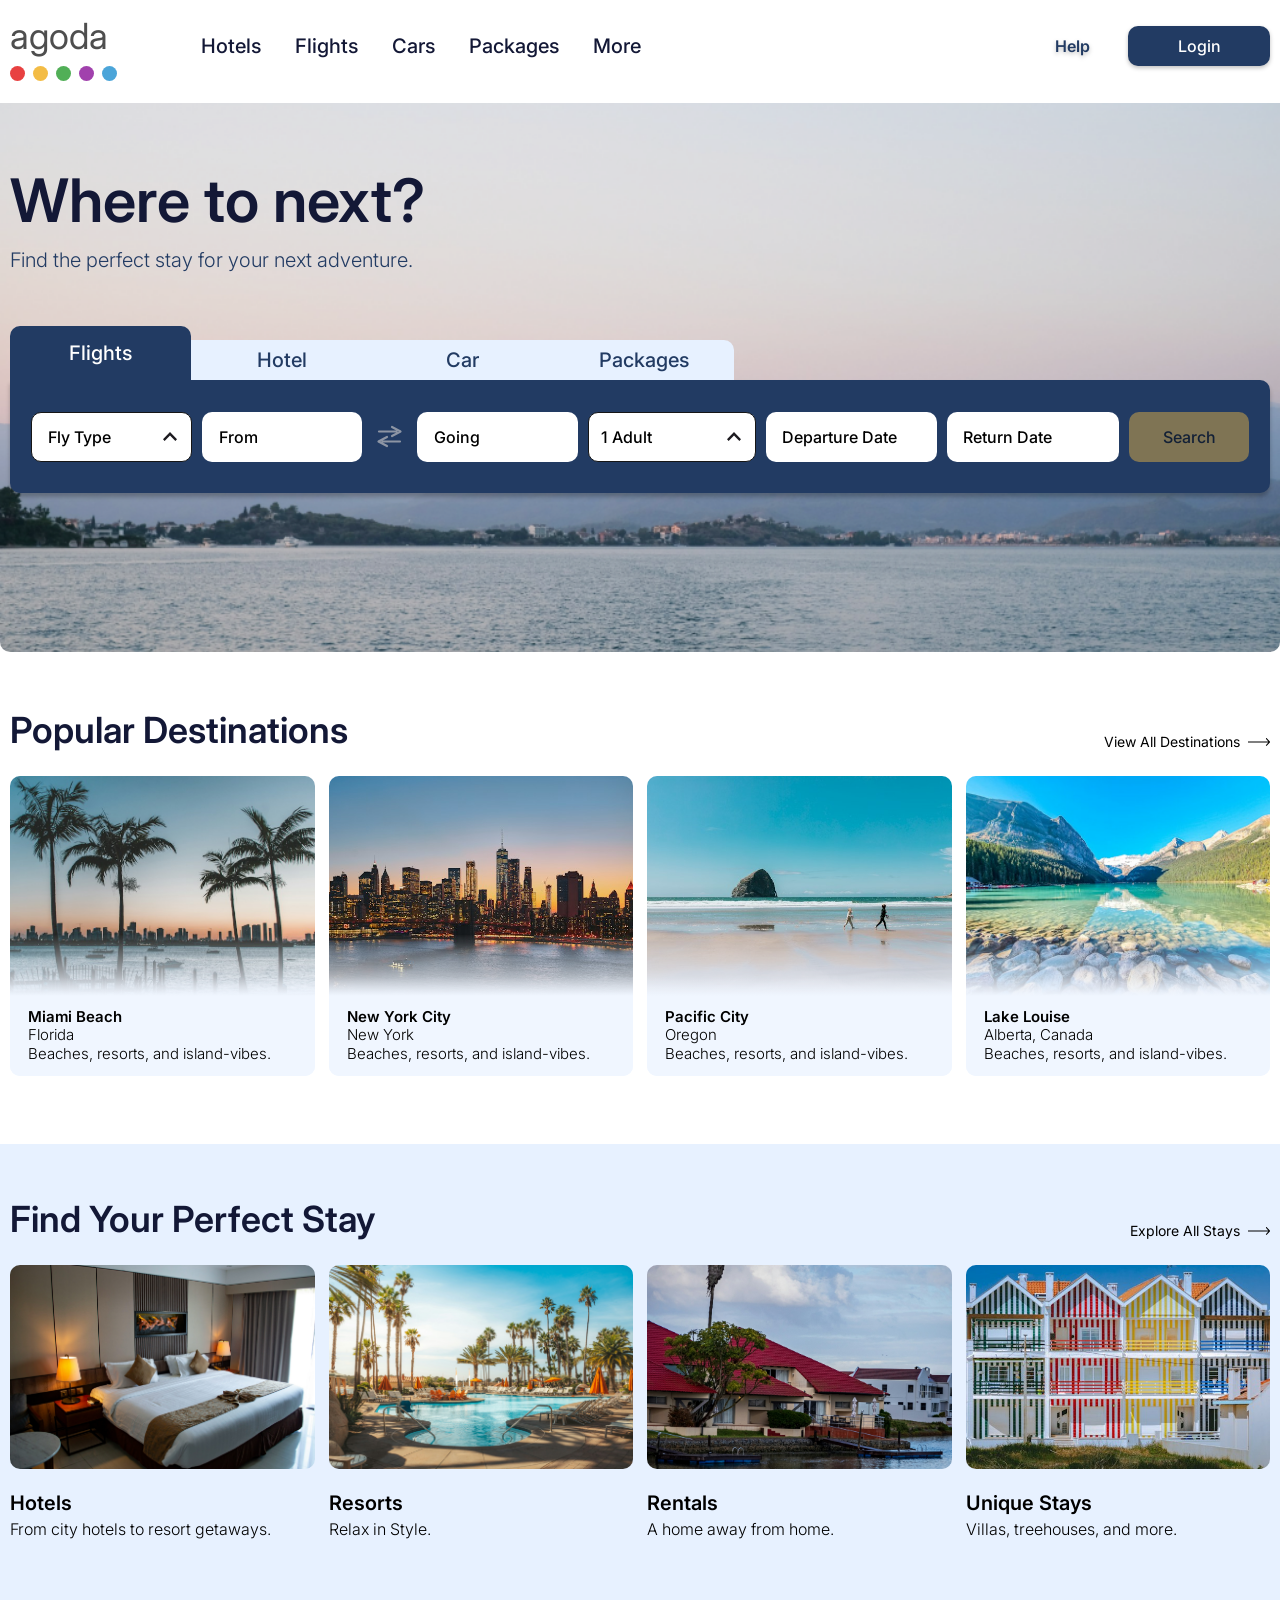
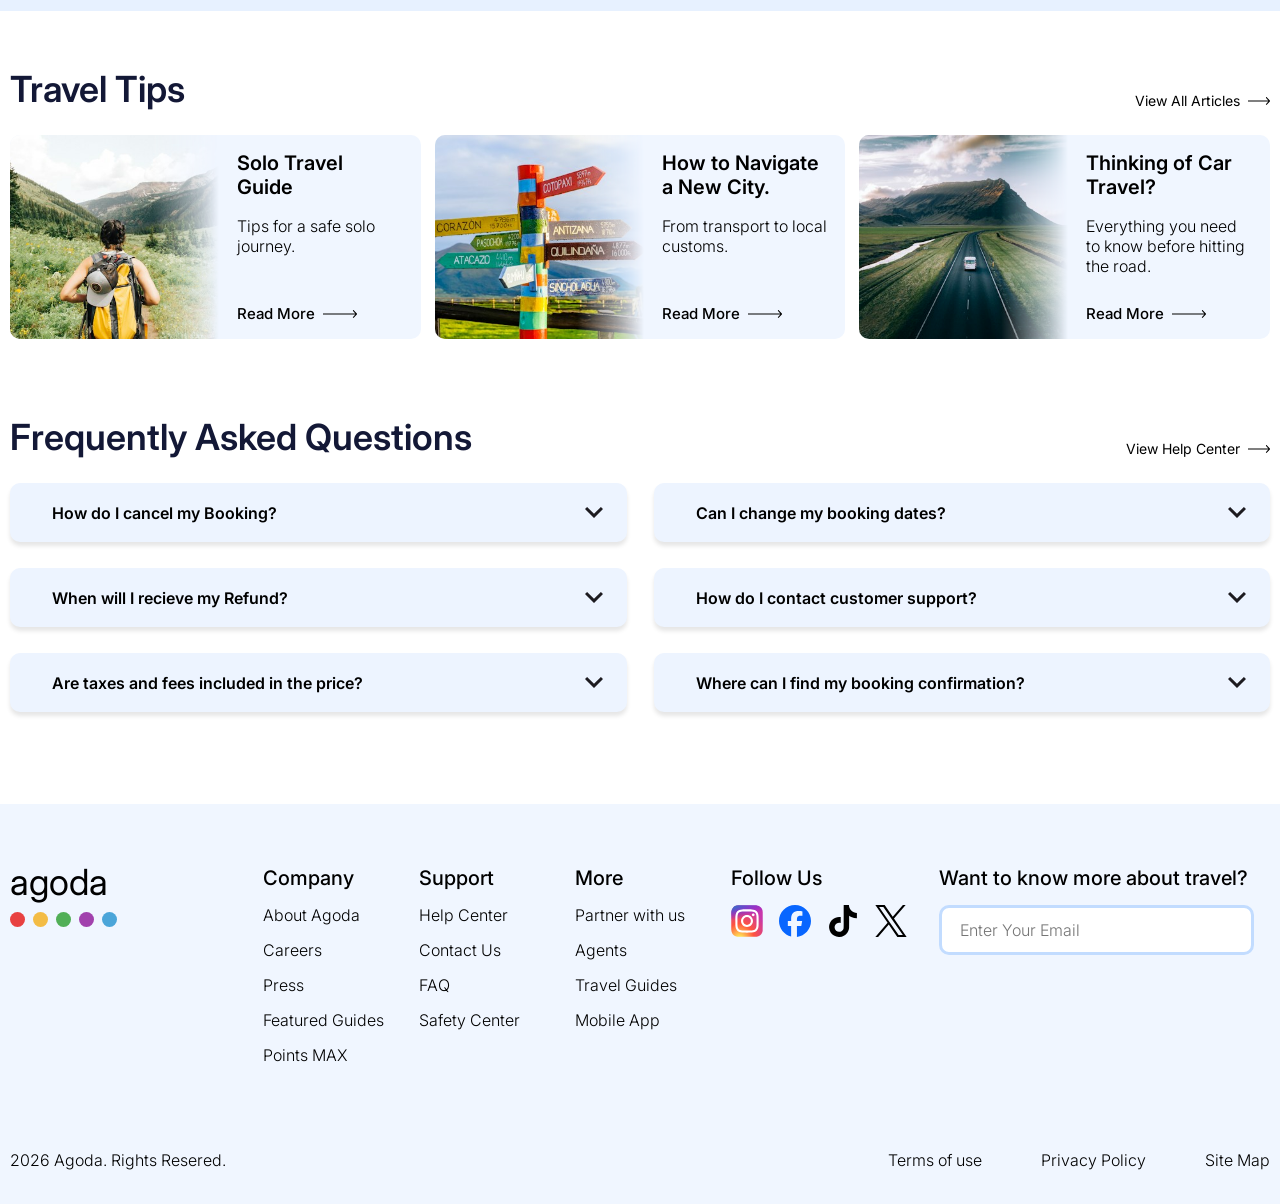
<file: index.html>
<!DOCTYPE html>
<html lang="en">
  <head>
    <meta charset="UTF-8" />
    <meta name="viewport" content="width=device-width, initial-scale=1.0" />
    <title>agoda</title>
    <link rel="stylesheet" href="css/styles.css" />
  </head>
  <body>
    <header class="site-header">
      <div class="header-inner">
        <a class="brand" href="index.html">
          <span class="brand-name">agoda</span>
          <span class="brand-dots"><img src="assets/logo-dots.svg" width="107" height="15" alt="" /></span>
        </a>
        <nav class="nav-links">
          <a href="index.html">Hotels</a>
          <a href="index.html">Flights</a>
          <a href="index.html">Cars</a>
          <a href="index.html">Packages</a>
          <a href="index.html">More</a>
        </nav>
        <div class="header-actions">
          <button class="btn-help" type="button">Help</button>
          <button class="btn-login" type="button">Login</button>
        </div>
      </div>
    </header>

    <section class="hero">
      <img class="hero-photo" src="assets/hero-home.png" alt="" />
      <div class="hero-copy">
        <h1 class="hero-title">Where to next?</h1>
        <p class="hero-sub">Find the perfect stay for your next adventure.</p>
      </div>
      <form class="search-stack" data-search-form data-require-complete>
        <div class="search-tabs">
          <button class="tab is-active" type="button">Flights</button>
          <button class="tab" type="button">Hotel</button>
          <button class="tab" type="button">Car</button>
          <button class="tab" type="button">Packages</button>
        </div>
        <div class="search-bar">
          <div class="field fly-type">
            <button class="fly-trigger" type="button" data-fly-trigger>
              <span data-fly-label>Fly Type</span>
            </button>
            <input type="hidden" name="flyType" value="" />
            <div class="dropdown-menu" data-fly-menu hidden>
              <button type="button" data-value="Round-Trip">Round-Trip</button>
              <button type="button" data-value="One-Way">One-Way</button>
            </div>
          </div>
          <div class="field from-field">
            <input name="from" type="text" placeholder="From" autocomplete="off" data-place-input />
            <div class="place-menu" data-place-menu hidden></div>
          </div>
          <button class="swap-btn" type="button" data-swap aria-label="Switch from and going">
            <svg width="35" height="35" viewBox="0 0 35 35" fill="none" aria-hidden="true">
              <path d="M7 12.5h17.5M20 8l8.5 4.5L20 17" stroke="currentColor" stroke-width="2.2" stroke-linecap="round" stroke-linejoin="round"/>
              <path d="M28 22.5H10.5M15 18l-8.5 4.5L15 27" stroke="currentColor" stroke-width="2.2" stroke-linecap="round" stroke-linejoin="round"/>
            </svg>
          </button>
          <div class="field to-field">
            <input name="going" type="text" placeholder="Going" autocomplete="off" data-place-input />
            <div class="place-menu" data-place-menu hidden></div>
          </div>
          <div class="field passenger-type">
            <button class="passenger-trigger" type="button" data-passenger-trigger>
              <span data-passenger-label>1 Adult</span>
            </button>
            <input type="hidden" name="adults" value="1" />
            <input type="hidden" name="under18" value="0" />
            <input type="hidden" name="under2" value="0" />
            <div class="passenger-menu" data-passenger-menu hidden>
              <div class="passenger-row">
                <span>Adult</span>
                <div class="passenger-stepper">
                  <button type="button" data-passenger-dec="adults" aria-label="Fewer adults">−</button>
                  <span data-passenger-count="adults">1</span>
                  <button type="button" data-passenger-inc="adults" aria-label="More adults">+</button>
                </div>
              </div>
              <div class="passenger-row">
                <span>Under 18</span>
                <div class="passenger-stepper">
                  <button type="button" data-passenger-dec="under18" aria-label="Fewer under 18">−</button>
                  <span data-passenger-count="under18">0</span>
                  <button type="button" data-passenger-inc="under18" aria-label="More under 18">+</button>
                </div>
              </div>
              <div class="passenger-row">
                <span>2 and under</span>
                <div class="passenger-stepper">
                  <button type="button" data-passenger-dec="under2" aria-label="Fewer 2 and under">−</button>
                  <span data-passenger-count="under2">0</span>
                  <button type="button" data-passenger-inc="under2" aria-label="More 2 and under">+</button>
                </div>
              </div>
            </div>
          </div>
          <div class="date-fields">
            <div class="field date-field">
              <input name="date" type="text" placeholder="Departure Date" autocomplete="off" data-date-input />
            </div>
            <div class="field date-field date-field--return" data-return-wrap>
              <input name="returnDate" type="text" placeholder="Return Date" autocomplete="off" data-return-input />
            </div>
            <div class="calendar" data-calendar hidden>
              <p class="calendar-hint" data-cal-hint>Select a departure date</p>
              <div class="calendar-head">
                <button type="button" data-cal-prev aria-label="Previous month">‹</button>
                <span data-cal-label></span>
                <button type="button" data-cal-next aria-label="Next month">›</button>
              </div>
              <div class="calendar-weekdays">
                <span>S</span><span>M</span><span>T</span><span>W</span><span>T</span><span>F</span><span>S</span>
              </div>
              <div class="calendar-grid" data-cal-grid></div>
            </div>
          </div>
          <button class="btn-search" type="submit" disabled>Search</button>
        </div>
      </form>
    </section>

    <section class="section">
      <div class="section-head">
        <h2 class="section-title">Popular Destinations</h2>
        <span class="link-more"><span class="link-more-text">View All Destinations</span><img src="assets/arrow-viewall.svg" width="22" height="8" alt="" /></span>
      </div>
      <div class="card-row">
        <article class="dest-card">
          <img class="cover" src="assets/dest-miami.png" width="317" height="204" alt="" />
          <div class="dest-body">
            <h3>Miami Beach</h3>
            <p>Florida</p>
            <p>Beaches, resorts, and island-vibes.</p>
          </div>
        </article>
        <article class="dest-card">
          <img class="cover" src="assets/dest-nyc.png" width="317" height="204" alt="" />
          <div class="dest-body">
            <h3>New York City</h3>
            <p>New York</p>
            <p>Beaches, resorts, and island-vibes.</p>
          </div>
        </article>
        <article class="dest-card">
          <img class="cover" src="assets/dest-pacific.png" width="317" height="204" alt="" />
          <div class="dest-body">
            <h3>Pacific City</h3>
            <p>Oregon</p>
            <p>Beaches, resorts, and island-vibes.</p>
          </div>
        </article>
        <article class="dest-card">
          <img class="cover" src="assets/dest-louise.png" width="317" height="204" alt="" />
          <div class="dest-body">
            <h3>Lake Louise</h3>
            <p>Alberta, Canada</p>
            <p>Beaches, resorts, and island-vibes.</p>
          </div>
        </article>
      </div>
    </section>

    <section class="stays-band">
      <div class="section-head">
        <h2 class="section-title">Find Your Perfect Stay</h2>
        <span class="link-more"><span class="link-more-text">Explore All Stays</span><img src="assets/arrow-viewall.svg" width="22" height="8" alt="" /></span>
      </div>
      <div class="card-row">
        <article class="stay-card">
          <img class="cover" src="assets/stay-hotels.png" width="317" height="204" alt="" />
          <h3>Hotels</h3>
          <p>From city hotels to resort getaways.</p>
        </article>
        <article class="stay-card">
          <img class="cover" src="assets/stay-resorts.png" width="317" height="204" alt="" />
          <h3>Resorts</h3>
          <p>Relax in Style.</p>
        </article>
        <article class="stay-card">
          <img class="cover" src="assets/stay-rentals.png" width="317" height="204" alt="" />
          <h3>Rentals</h3>
          <p>A home away from home.</p>
        </article>
        <article class="stay-card">
          <img class="cover" src="assets/stay-unique.png" width="317" height="204" alt="" />
          <h3>Unique Stays</h3>
          <p>Villas, treehouses, and more.</p>
        </article>
      </div>
    </section>

    <section class="section">
      <div class="section-head">
        <h2 class="section-title">Travel Tips</h2>
        <span class="link-more"><span class="link-more-text">View All Articles</span><img src="assets/arrow-viewall.svg" width="22" height="8" alt="" /></span>
      </div>
      <div class="tips-row">
        <article class="tip-card">
          <img class="tip-photo" src="assets/tip-solo.png" width="209" height="212" alt="" />
          <div class="tip-copy">
            <h3>Solo Travel Guide</h3>
            <p>Tips for a safe solo journey.</p>
            <span class="read-more"><span class="read-more-text">Read More</span><img src="assets/arrow-readmore.svg" width="34" height="8" alt="" /></span>
          </div>
        </article>
        <article class="tip-card">
          <img class="tip-photo" src="assets/tip-city.png" width="209" height="212" alt="" />
          <div class="tip-copy">
            <h3>How to Navigate a New City.</h3>
            <p>From transport to local customs.</p>
            <span class="read-more"><span class="read-more-text">Read More</span><img src="assets/arrow-readmore.svg" width="34" height="8" alt="" /></span>
          </div>
        </article>
        <article class="tip-card">
          <img class="tip-photo" src="assets/tip-car.png" width="209" height="212" alt="" />
          <div class="tip-copy">
            <h3>Thinking of Car Travel?</h3>
            <p>Everything you need to know before hitting the road.</p>
            <span class="read-more"><span class="read-more-text">Read More</span><img src="assets/arrow-readmore.svg" width="34" height="8" alt="" /></span>
          </div>
        </article>
      </div>
    </section>

    <section class="section">
      <div class="section-head">
        <h2 class="section-title">Frequently Asked Questions</h2>
        <span class="link-more"><span class="link-more-text">View Help Center</span><img src="assets/arrow-viewall.svg" width="22" height="8" alt="" /></span>
      </div>
      <div class="faq-grid">
        <button class="faq-item" type="button" data-faq>How do I cancel my Booking? <img src="assets/chevron.svg" width="18" height="11" alt="" /></button>
        <button class="faq-item" type="button" data-faq>Can I change my booking dates? <img src="assets/chevron.svg" width="18" height="11" alt="" /></button>
        <button class="faq-item" type="button" data-faq>When will I recieve my Refund? <img src="assets/chevron.svg" width="18" height="11" alt="" /></button>
        <button class="faq-item" type="button" data-faq>How do I contact customer support? <img src="assets/chevron.svg" width="18" height="11" alt="" /></button>
        <button class="faq-item" type="button" data-faq>Are taxes and fees included in the price? <img src="assets/chevron.svg" width="18" height="11" alt="" /></button>
        <button class="faq-item" type="button" data-faq>Where can I find my booking confirmation? <img src="assets/chevron.svg" width="18" height="11" alt="" /></button>
      </div>
    </section>

    <footer class="site-footer">
      <div class="footer-grid">
        <div class="footer-brand">
          <div class="brand-name">agoda</div>
          <img class="brand-dots" src="assets/logo-dots.svg" width="107" height="15" alt="" />
        </div>
        <div class="footer-col">
          <h4>Company</h4>
          <p>About Agoda</p>
          <p>Careers</p>
          <p>Press</p>
          <p>Featured Guides</p>
          <p>Points MAX</p>
        </div>
        <div class="footer-col">
          <h4>Support</h4>
          <p>Help Center</p>
          <p>Contact Us</p>
          <p>FAQ</p>
          <p>Safety Center</p>
        </div>
        <div class="footer-col">
          <h4>More</h4>
          <p>Partner with us</p>
          <p>Agents</p>
          <p>Travel Guides</p>
          <p>Mobile App</p>
        </div>
        <div class="footer-col">
          <h4>Follow Us</h4>
          <div class="socials">
            <img src="assets/instagram.svg?v=brand" width="32" height="32" alt="Instagram" />
            <img src="assets/facebook.svg?v=brand" width="32" height="32" alt="Facebook" />
            <img src="assets/tiktok.svg" width="32" height="32" alt="TikTok" />
            <img src="assets/x.svg" width="32" height="32" alt="X" />
          </div>
        </div>
        <div class="footer-col">
          <h4>Want to know more about travel?</h4>
          <input class="email-field" type="email" placeholder="Enter Your Email" />
        </div>
      </div>
      <div class="footer-bottom">
        <p>2026 Agoda. Rights Resered.</p>
        <div class="footer-legal">
          <p>Terms of use</p>
          <p>Privacy Policy</p>
          <p>Site Map</p>
        </div>
      </div>
    </footer>
    <script src="js/app.js?v=welcome-home"></script>
  </body>
</html>
</file>
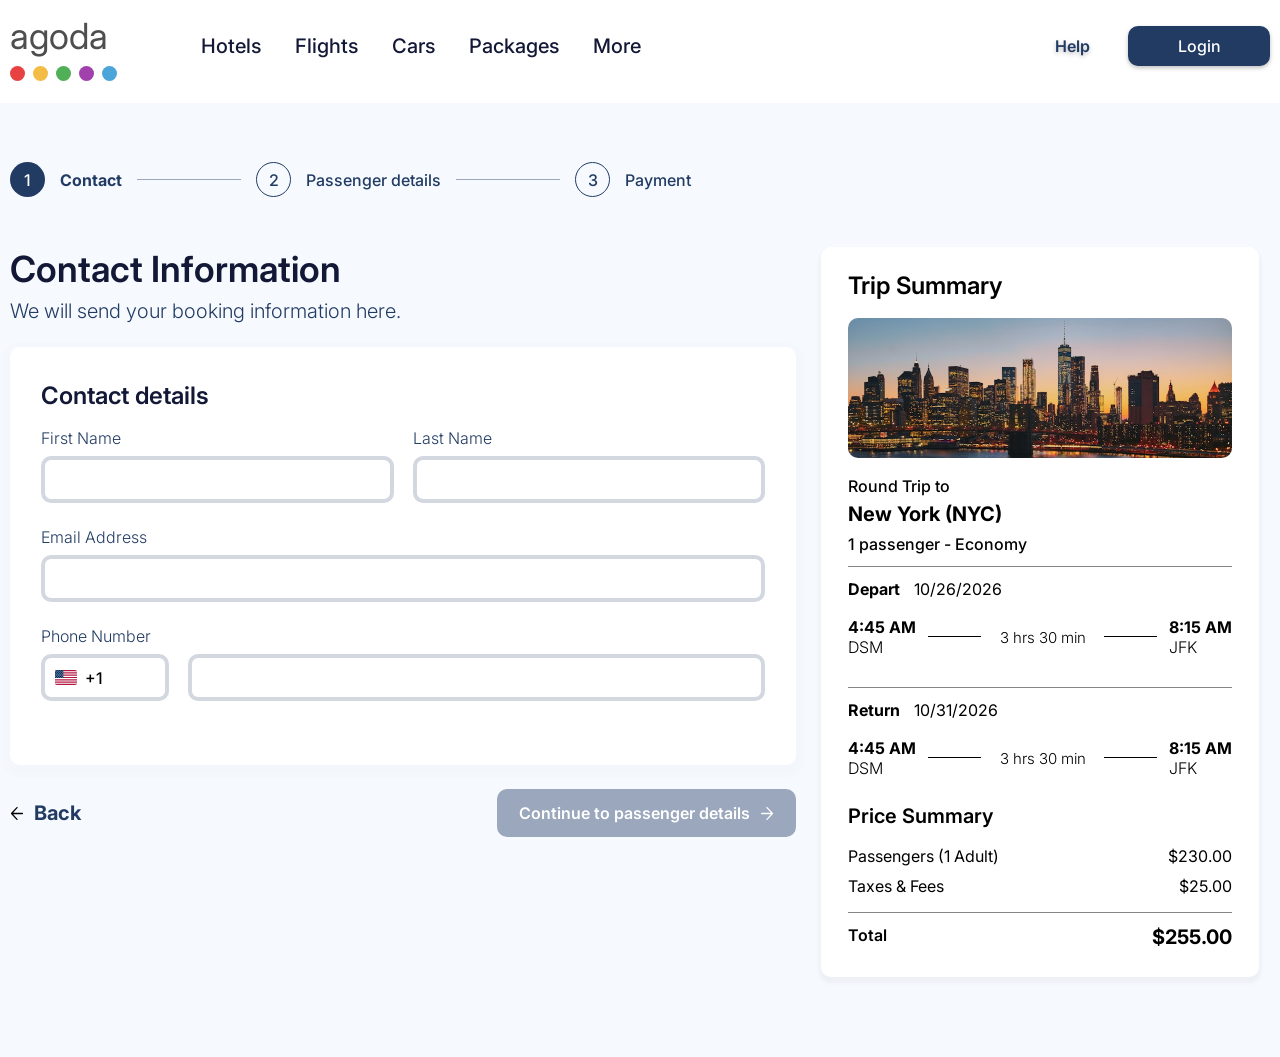
<file: contact.html>
<!DOCTYPE html>
<html lang="en">
  <head>
    <meta charset="UTF-8" />
    <meta name="viewport" content="width=device-width, initial-scale=1.0" />
    <title>agoda</title>
    <link rel="stylesheet" href="css/styles.css" />
  </head>
  <body class="page-checkout">
    <header class="site-header">
      <div class="header-inner">
        <a class="brand" href="index.html">
          <span class="brand-name">agoda</span>
          <span class="brand-dots"><img src="assets/logo-dots.svg" width="107" height="15" alt="" /></span>
        </a>
        <nav class="nav-links">
          <a href="index.html">Hotels</a>
          <a href="index.html">Flights</a>
          <a href="index.html">Cars</a>
          <a href="index.html">Packages</a>
          <a href="index.html">More</a>
        </nav>
        <div class="header-actions">
          <button class="btn-help" type="button">Help</button>
          <button class="btn-login" type="button">Login</button>
        </div>
      </div>
    </header>

    <div class="stepper">
      <div class="step is-current">
        <div class="step-icon"><img src="assets/step-active.svg" width="35" height="35" alt="" /><span>1</span></div>
        Contact
      </div>
      <div class="step-line"></div>
      <div class="step">
        <div class="step-icon"><img src="assets/step-idle.svg" width="35" height="35" alt="" /><span>2</span></div>
        Passenger details
      </div>
      <div class="step-line"></div>
      <div class="step">
        <div class="step-icon"><img src="assets/step-idle.svg" width="35" height="35" alt="" /><span>3</span></div>
        Payment
      </div>
    </div>

    <div class="checkout">
      <div>
        <div class="checkout-copy">
          <h1>Contact Information</h1>
          <p>We will send your booking information here.</p>
        </div>
        <form data-contact-form autocomplete="off">
          <div class="panel">
            <h2>Contact details</h2>
            <div class="form-row">
              <label class="grow">
                <span class="form-label">First Name</span>
                <input class="form-control" name="firstName" type="text" autocomplete="off" required />
              </label>
              <label class="grow">
                <span class="form-label">Last Name</span>
                <input class="form-control" name="lastName" type="text" autocomplete="off" required />
              </label>
            </div>
            <label>
              <span class="form-label">Email Address</span>
              <input class="form-control" name="email" type="email" autocomplete="off" required />
            </label>
            <div class="form-row" style="margin-top: 24px">
              <div class="phone-code-field">
                <span class="form-label">Phone Number</span>
                <div class="phone-code-wrap" data-dial-wrap>
                  <div class="phone-code">
                    <img data-dial-flag src="assets/flag-us.svg" width="22" height="15" alt="" />
                    <input
                      class="phone-code-input"
                      name="phoneCode"
                      type="text"
                      value="+1"
                      inputmode="tel"
                      autocomplete="off"
                      aria-label="International dialing code"
                      data-dial-input
                      aria-expanded="false"
                      aria-haspopup="listbox"
                    />
                  </div>
                  <div class="phone-code-menu" data-dial-menu hidden role="listbox"></div>
                </div>
              </div>
              <label class="grow">
                <span class="form-label" style="visibility: hidden">Phone</span>
                <input class="form-control" name="phone" type="tel" autocomplete="off" required />
              </label>
            </div>
          </div>
          <div class="checkout-actions">
            <a class="back-link" href="flights.html">
              <img src="assets/arrow-back-thin.svg" width="14" height="13" alt="" />
              Back
            </a>
            <button class="btn-continue wide" type="submit" disabled>
              Continue to passenger details
              <img src="assets/arrow-continue-thin.svg" width="14" height="13" alt="" />
            </button>
          </div>
        </form>
      </div>

      <aside class="summary">
        <h2>Trip Summary</h2>
        <img class="summary-photo" src="assets/nyc-summary.png" width="384" height="140" alt="" />
        <h3>Round Trip to</h3>
        <p class="city">New York (NYC)</p>
        <p class="cabin">1 passenger - Economy</p>
        <div class="leg">
          <div class="leg-head"><span class="kind">Depart</span><span>10/26/2026</span></div>
          <div class="leg-times">
            <div><strong>4:45 AM</strong><span>DSM</span></div>
            <div class="leg-mid">3 hrs 30 min</div>
            <div><strong>8:15 AM</strong><span>JFK</span></div>
          </div>
        </div>
        <div class="leg">
          <div class="leg-head"><span class="kind">Return</span><span>10/31/2026</span></div>
          <div class="leg-times">
            <div><strong>4:45 AM</strong><span>DSM</span></div>
            <div class="leg-mid">3 hrs 30 min</div>
            <div><strong>8:15 AM</strong><span>JFK</span></div>
          </div>
        </div>
        <div class="price-block">
          <h2>Price Summary</h2>
          <div class="price-row"><span data-fare-label>Passengers (1 Adult)</span><span data-fare-amount>$230.00</span></div>
          <div class="price-row" data-infant-row hidden>
            <span data-infant-label>2 and under (1)</span><span>Free</span>
          </div>
          <div class="price-row"><span>Taxes &amp; Fees</span><span data-tax-amount>$25.00</span></div>
          <div class="price-row total"><span>Total</span><strong data-total-amount>$255.00</strong></div>
        </div>
      </aside>
    </div>
    <script src="js/app.js?v=pax-price"></script>
  </body>
</html>
</file>
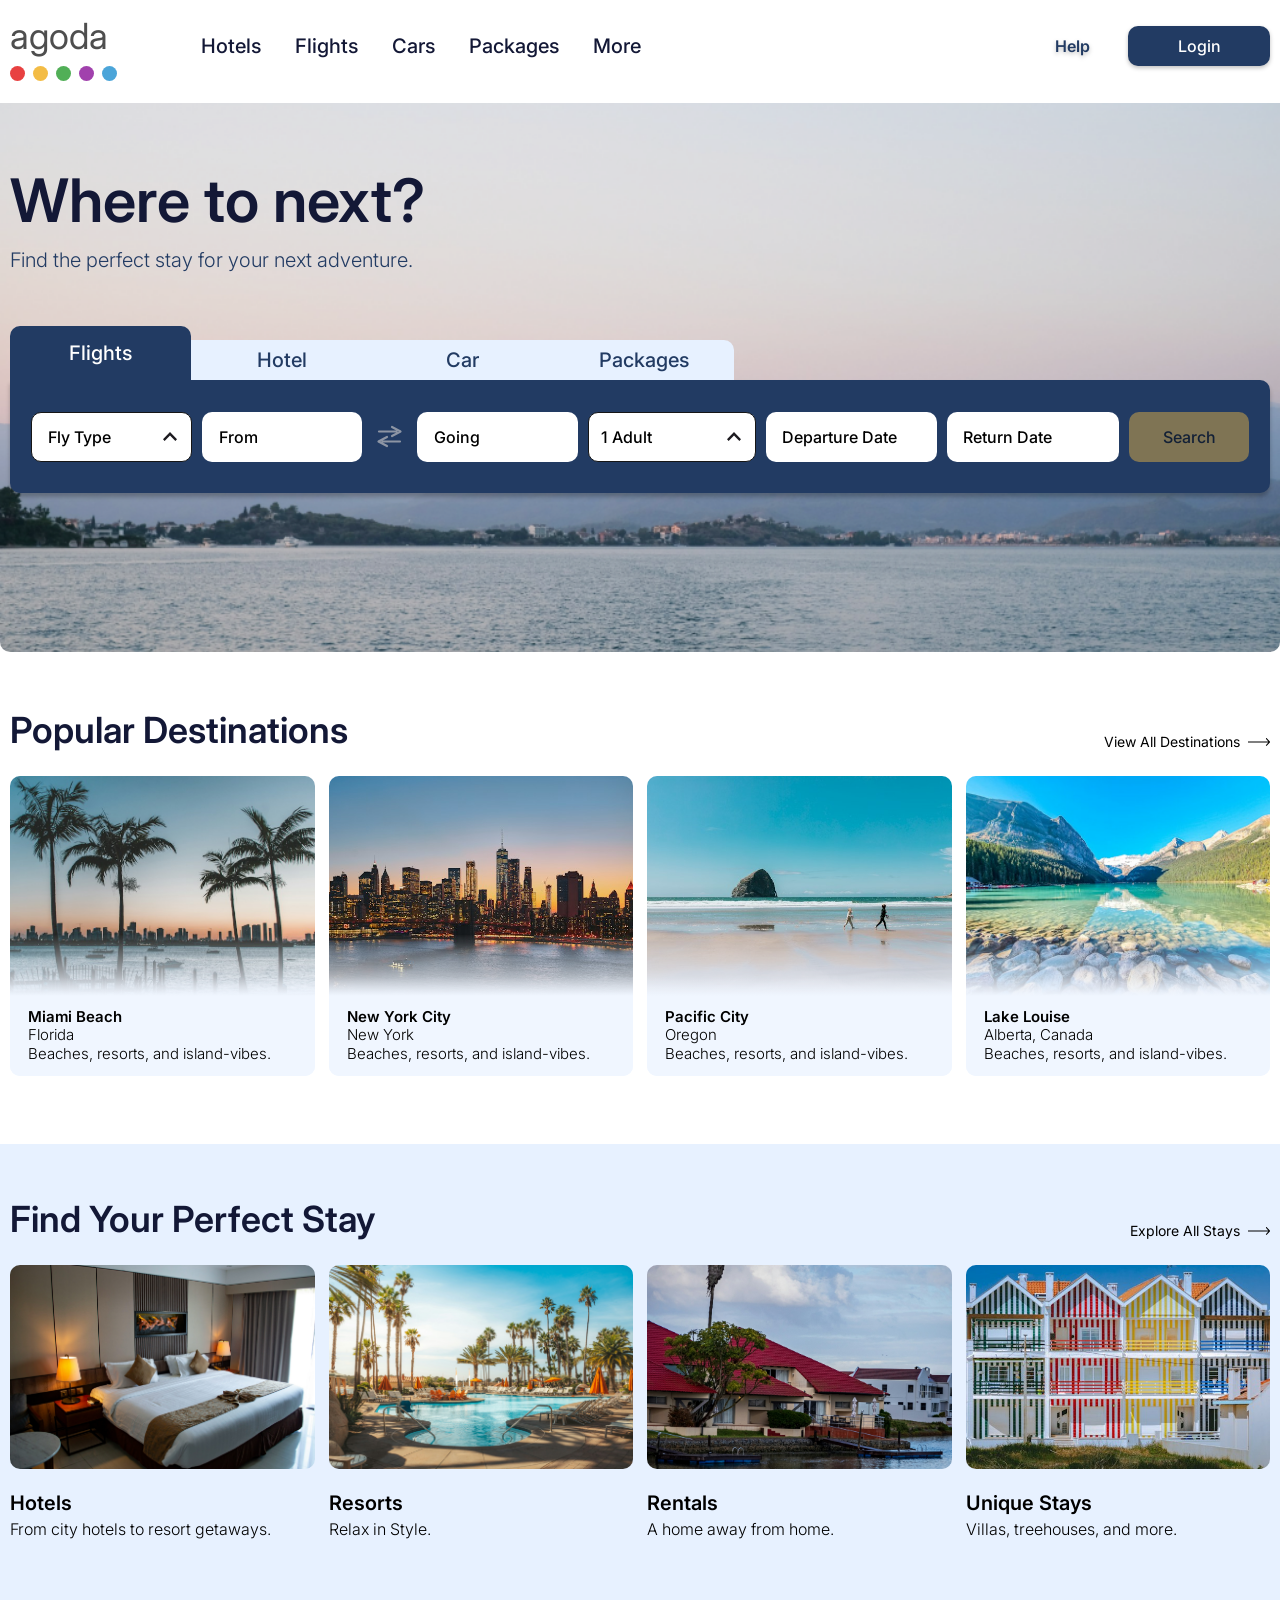
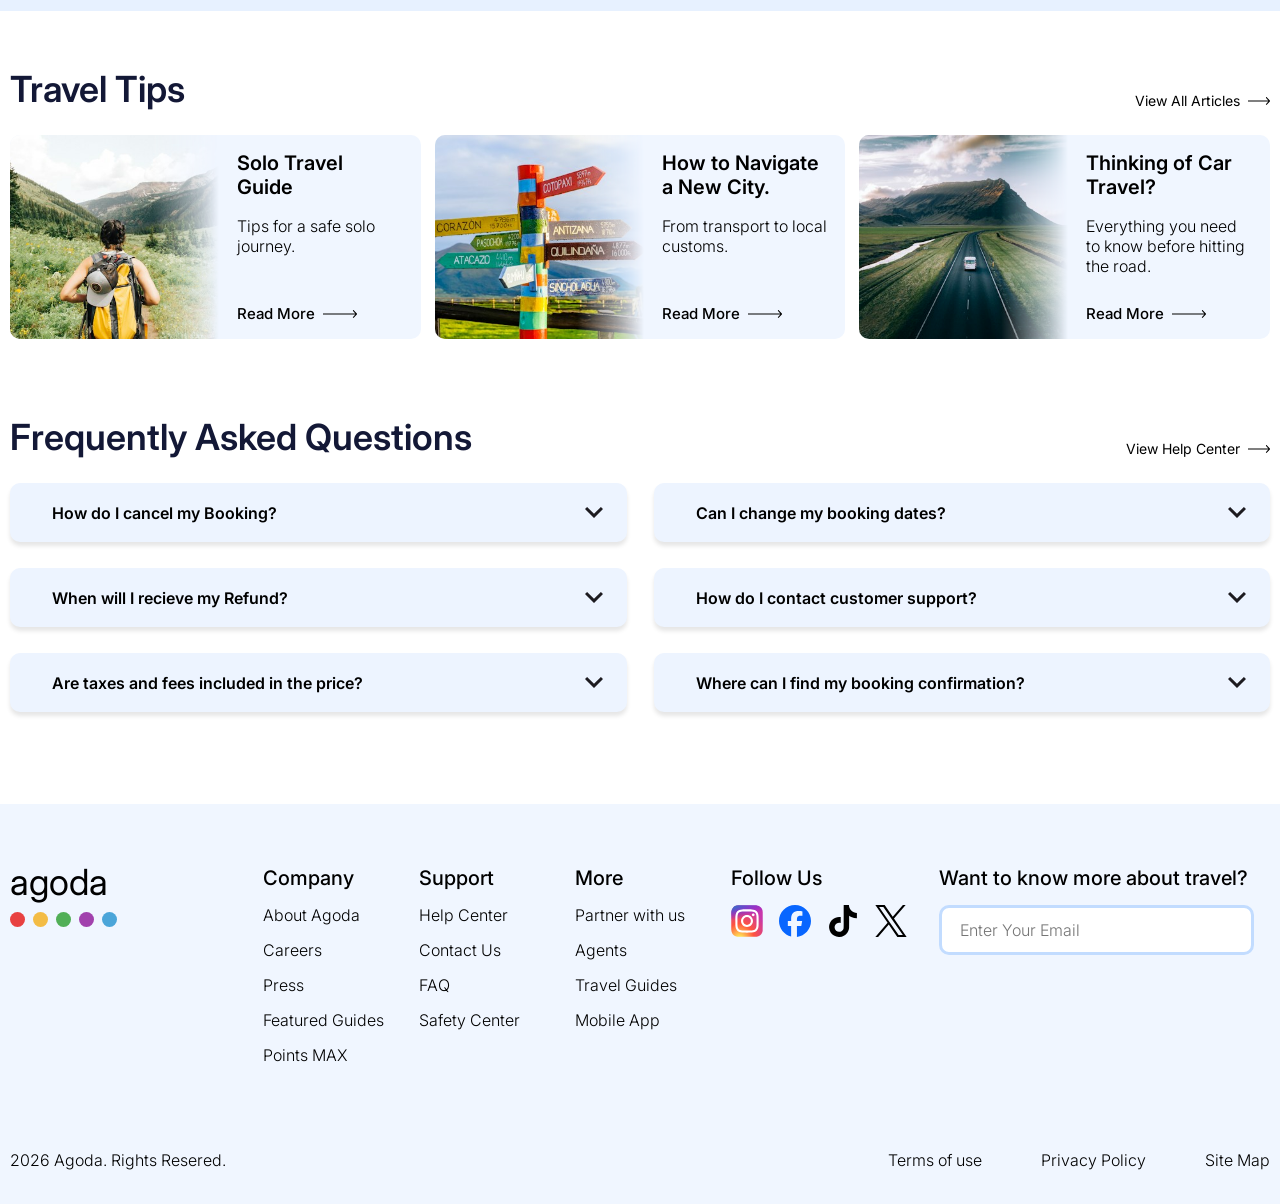
<file: flights.html>
<!DOCTYPE html>
<html lang="en">
  <head>
    <meta charset="UTF-8" />
    <meta name="viewport" content="width=device-width, initial-scale=1.0" />
    <title>agoda</title>
    <link rel="stylesheet" href="css/styles.css" />
    <script>
      if (sessionStorage.getItem("agodaFromSearch") !== "1") {
        location.replace("index.html");
      }
    </script>
  </head>
  <body class="page-flights">
    <header class="site-header">
      <div class="header-inner">
        <a class="brand" href="index.html">
          <span class="brand-name">agoda</span>
          <span class="brand-dots"><img src="assets/logo-dots.svg" width="107" height="15" alt="" /></span>
        </a>
        <nav class="nav-links">
          <a href="index.html">Hotels</a>
          <a href="index.html">Flights</a>
          <a href="index.html">Cars</a>
          <a href="index.html">Packages</a>
          <a href="index.html">More</a>
        </nav>
        <div class="header-actions">
          <button class="btn-help" type="button">Help</button>
          <button class="btn-login" type="button">Login</button>
        </div>
      </div>
    </header>

    <section class="hero hero--flights">
      <img class="hero-photo" src="assets/hero-flights.png" alt="" />
      <div class="hero-copy">
        <h1 class="hero-title">Find your next destination.</h1>
        <p class="hero-sub">Find the perfect flight for your next adventure.</p>
      </div>
      <form class="search-stack" data-search-form>
        <div class="search-bar search-bar--solo">
          <div class="field fly-type">
            <button class="fly-trigger" type="button" data-fly-trigger>
              <span data-fly-label>Fly Type</span>
            </button>
            <input type="hidden" name="flyType" value="" />
            <div class="dropdown-menu" data-fly-menu hidden>
              <button type="button" data-value="Round-Trip">Round-Trip</button>
              <button type="button" data-value="One-Way">One-Way</button>
            </div>
          </div>
          <div class="field from-field">
            <input name="from" type="text" placeholder="From" autocomplete="off" data-place-input />
            <div class="place-menu" data-place-menu hidden></div>
          </div>
          <button class="swap-btn" type="button" data-swap aria-label="Switch from and going">
            <svg width="35" height="35" viewBox="0 0 35 35" fill="none" aria-hidden="true">
              <path d="M7 12.5h17.5M20 8l8.5 4.5L20 17" stroke="currentColor" stroke-width="2.2" stroke-linecap="round" stroke-linejoin="round"/>
              <path d="M28 22.5H10.5M15 18l-8.5 4.5L15 27" stroke="currentColor" stroke-width="2.2" stroke-linecap="round" stroke-linejoin="round"/>
            </svg>
          </button>
          <div class="field to-field">
            <input name="going" type="text" placeholder="Going" autocomplete="off" data-place-input />
            <div class="place-menu" data-place-menu hidden></div>
          </div>
          <div class="field passenger-type">
            <button class="passenger-trigger" type="button" data-passenger-trigger>
              <span data-passenger-label>1 Adult</span>
            </button>
            <input type="hidden" name="adults" value="1" />
            <input type="hidden" name="under18" value="0" />
            <input type="hidden" name="under2" value="0" />
            <div class="passenger-menu" data-passenger-menu hidden>
              <div class="passenger-row">
                <span>Adult</span>
                <div class="passenger-stepper">
                  <button type="button" data-passenger-dec="adults" aria-label="Fewer adults">−</button>
                  <span data-passenger-count="adults">1</span>
                  <button type="button" data-passenger-inc="adults" aria-label="More adults">+</button>
                </div>
              </div>
              <div class="passenger-row">
                <span>Under 18</span>
                <div class="passenger-stepper">
                  <button type="button" data-passenger-dec="under18" aria-label="Fewer under 18">−</button>
                  <span data-passenger-count="under18">0</span>
                  <button type="button" data-passenger-inc="under18" aria-label="More under 18">+</button>
                </div>
              </div>
              <div class="passenger-row">
                <span>2 and under</span>
                <div class="passenger-stepper">
                  <button type="button" data-passenger-dec="under2" aria-label="Fewer 2 and under">−</button>
                  <span data-passenger-count="under2">0</span>
                  <button type="button" data-passenger-inc="under2" aria-label="More 2 and under">+</button>
                </div>
              </div>
            </div>
          </div>
          <div class="date-fields">
            <div class="field date-field">
              <input name="date" type="text" placeholder="Departure Date" autocomplete="off" data-date-input />
            </div>
            <div class="field date-field date-field--return" data-return-wrap>
              <input name="returnDate" type="text" placeholder="Return Date" autocomplete="off" data-return-input />
            </div>
            <div class="calendar" data-calendar hidden>
              <p class="calendar-hint" data-cal-hint>Select a departure date</p>
              <div class="calendar-head">
                <button type="button" data-cal-prev aria-label="Previous month">‹</button>
                <span data-cal-label></span>
                <button type="button" data-cal-next aria-label="Next month">›</button>
              </div>
              <div class="calendar-weekdays">
                <span>S</span><span>M</span><span>T</span><span>W</span><span>T</span><span>F</span><span>S</span>
              </div>
              <div class="calendar-grid" data-cal-grid></div>
            </div>
          </div>
          <button class="btn-search" type="submit">Search</button>
        </div>
      </form>
    </section>

    <div class="results">
    <div class="results-toolbar">
      <button class="filter-btn" type="button" data-filter-open aria-expanded="false" aria-controls="filter-panel">
        <img src="assets/filter.svg" width="24" height="24" alt="" />
        Filter
      </button>
      <div class="sort-wrap">
        <span>Sort By</span>
        <div class="sort-type">
          <button class="sort-trigger" type="button" data-sort-trigger>
            <span data-sort-label>Best Match</span>
          </button>
          <div class="dropdown-menu" data-sort-menu hidden>
            <button type="button" data-value="Best Match">Best Match</button>
            <button type="button" data-value="Cheapest">Cheapest</button>
            <button type="button" data-value="Fastest">Fastest</button>
          </div>
        </div>
      </div>
    </div>

    <div class="filter-backdrop" data-filter-backdrop hidden></div>
    <aside class="filter-panel" id="filter-panel" role="dialog" aria-labelledby="filter-title" hidden>
      <div class="filter-panel-head">
        <h2 id="filter-title">Filter flights</h2>
        <button class="filter-clear" type="button" data-filter-clear>Clear all</button>
        <button class="filter-close" type="button" data-filter-close aria-label="Close filters">
          <svg width="18" height="18" viewBox="0 0 18 18" fill="none" aria-hidden="true">
            <path d="M4 4l10 10M14 4L4 14" stroke="currentColor" stroke-width="1.8" stroke-linecap="round"/>
          </svg>
        </button>
      </div>

      <section class="filter-section">
        <button class="filter-section-toggle" type="button" data-filter-toggle>
          <span>Stops</span>
          <img src="assets/chevron.svg" width="14" height="9" alt="" />
        </button>
        <div class="filter-section-body">
          <label class="filter-row">
            <input type="checkbox" name="stops" value="0" checked />
            <span>Nonstop</span>
          </label>
          <label class="filter-row">
            <input type="checkbox" name="stops" value="1" />
            <span>1 stop</span>
          </label>
          <label class="filter-row">
            <input type="checkbox" name="stops" value="2" />
            <span>2+ stops</span>
          </label>
        </div>
      </section>

      <section class="filter-section">
        <button class="filter-section-toggle" type="button" data-filter-toggle>
          <span>Price range</span>
          <img src="assets/chevron.svg" width="14" height="9" alt="" />
        </button>
        <div class="filter-section-body">
          <div class="filter-range">
            <div class="filter-range-rail"></div>
            <div class="filter-range-fill" data-range-fill></div>
            <input type="range" min="100" max="1000" value="100" step="10" data-price-min aria-label="Minimum price" />
            <input type="range" min="100" max="1000" value="1000" step="10" data-price-max aria-label="Maximum price" />
          </div>
          <div class="filter-range-labels">
            <span>$100</span>
            <span>$1,000</span>
          </div>
        </div>
      </section>

      <section class="filter-section">
        <button class="filter-section-toggle" type="button" data-filter-toggle>
          <span>Airlines</span>
          <img src="assets/chevron.svg" width="14" height="9" alt="" />
        </button>
        <div class="filter-section-body">
          <label class="filter-row">
            <input type="checkbox" name="airline" value="delta" />
            <img class="filter-air-logo" src="assets/delta.svg?v=icon" width="22" height="16" alt="" />
            <span>Delta</span>
          </label>
          <label class="filter-row">
            <input type="checkbox" name="airline" value="united" />
            <img class="filter-air-logo" src="assets/united.png" width="22" height="16" alt="" />
            <span>United</span>
          </label>
          <label class="filter-row">
            <input type="checkbox" name="airline" value="american" />
            <img class="filter-air-logo" src="assets/american.png?v=icon" width="22" height="16" alt="" />
            <span>American Airlines</span>
          </label>
          <label class="filter-row">
            <input type="checkbox" name="airline" value="southwest" />
            <img class="filter-air-logo" src="assets/southwest.png" width="22" height="16" alt="" />
            <span>Southwest</span>
          </label>
          <label class="filter-row">
            <input type="checkbox" name="airline" value="jetblue" />
            <img class="filter-air-logo" src="assets/jetblue.svg" width="22" height="16" alt="" />
            <span>JetBlue</span>
          </label>
          <label class="filter-row">
            <input type="checkbox" name="airline" value="alaska" />
            <img class="filter-air-logo" src="assets/alaska.png" width="22" height="16" alt="" />
            <span>Alaska Airlines</span>
          </label>
          <label class="filter-row">
            <input type="checkbox" name="airline" value="spirit" />
            <img class="filter-air-logo" src="assets/spirit.png" width="22" height="16" alt="" />
            <span>Spirit</span>
          </label>
        </div>
      </section>

      <section class="filter-section">
        <button class="filter-section-toggle" type="button" data-filter-toggle>
          <span>Departure time</span>
          <img src="assets/chevron.svg" width="14" height="9" alt="" />
        </button>
        <div class="filter-section-body">
          <label class="filter-row filter-row--time">
            <input type="checkbox" name="depart" value="morning" />
            <span>Morning <small>5:00 AM – 11:59 AM</small></span>
          </label>
          <label class="filter-row filter-row--time">
            <input type="checkbox" name="depart" value="afternoon" />
            <span>Afternoon <small>12:00 PM – 5:59 PM</small></span>
          </label>
          <label class="filter-row filter-row--time">
            <input type="checkbox" name="depart" value="evening" />
            <span>Evening <small>6:00 PM – 11:59 PM</small></span>
          </label>
        </div>
      </section>

      <section class="filter-section">
        <button class="filter-section-toggle" type="button" data-filter-toggle>
          <span>Arrival time</span>
          <img src="assets/chevron.svg" width="14" height="9" alt="" />
        </button>
        <div class="filter-section-body">
          <label class="filter-row filter-row--time">
            <input type="checkbox" name="arrive" value="morning" />
            <span>Morning <small>5:00 AM – 11:59 AM</small></span>
          </label>
          <label class="filter-row filter-row--time">
            <input type="checkbox" name="arrive" value="afternoon" />
            <span>Afternoon <small>12:00 PM – 5:59 PM</small></span>
          </label>
          <label class="filter-row filter-row--time">
            <input type="checkbox" name="arrive" value="evening" />
            <span>Evening <small>6:00 PM – 11:59 PM</small></span>
          </label>
        </div>
      </section>

      <section class="filter-section">
        <button class="filter-section-toggle" type="button" data-filter-toggle>
          <span>Flight duration</span>
          <img src="assets/chevron.svg" width="14" height="9" alt="" />
        </button>
        <div class="filter-section-body">
          <label class="filter-row">
            <input type="checkbox" name="duration" value="any" checked />
            <span>Any duration</span>
          </label>
          <label class="filter-row">
            <input type="checkbox" name="duration" value="0-2" />
            <span>Up to 2 hours</span>
          </label>
          <label class="filter-row">
            <input type="checkbox" name="duration" value="2-6" />
            <span>2 – 6 hours</span>
          </label>
          <label class="filter-row">
            <input type="checkbox" name="duration" value="6+" />
            <span>6+ hours</span>
          </label>
        </div>
      </section>
    </aside>

    <div class="tickets">
      <p class="filter-empty" data-filter-empty hidden>No flights match these filters.</p>
      <article class="ticket" data-stops="0" data-price="230" data-airline="delta" data-depart-hour="4" data-arrive-hour="8" data-duration="210">
        <div class="ticket-main">
          <div class="ticket-top">
            <div class="airline">
              <img src="assets/delta.svg?v=icon" width="96" height="64" alt="" />
              <span>Delta Airlines</span>
            </div>
            <div class="ticket-info">
              <div class="times">
                <div class="time-block"><strong>4:45 AM</strong><span>DSM</span></div>
                <div class="flight-mid">
                  <span class="flight-line" aria-hidden="true"></span>
                  <p>3 hrs 30 min</p>
                </div>
                <div class="time-block"><strong>8:15 AM</strong><span>JFK</span></div>
              </div>
              <div class="times times-return">
                <div class="time-block"><strong>5:10 PM</strong><span>JFK</span></div>
                <div class="flight-mid">
                  <span class="flight-line" aria-hidden="true"></span>
                  <p>3 hrs 30 min</p>
                </div>
                <div class="time-block"><strong>8:40 PM</strong><span>DSM</span></div>
              </div>
              <div class="baggage">
                <span class="label">Baggage:</span>
                <span>Carry-on included</span>
                <span>Checked bag $45</span>
                <button class="details-link" type="button" data-details>Details <img src="assets/chevron.svg" width="14" height="9" alt="" /></button>
              </div>
            </div>
          </div>
          <div class="ticket-details">
            <div class="detail-grid">
              <div>
                <h4>Flight</h4>
                <p>HB 3478</p>
                <p>AirBus 436</p>
              </div>
              <div>
                <h4>Duration</h4>
                <p>3 h 30 min</p>
                <p>Nonstop</p>
              </div>
              <div>
                <h4>Fare Type</h4>
                <p>Economy, E15</p>
                <p class="detail-link">Change Fare</p>
              </div>
            </div>
            <div class="detail-route">
              <div class="route-stop">
                <img class="dot" src="assets/stop-dot.svg" width="20" height="20" alt="" />
                <div class="route-leg">
                  <strong>4:45 AM</strong>
                  <p class="route-meta">DSM <span>Des Moines International Airport</span></p>
                </div>
                <span class="route-connector" aria-hidden="true"></span>
                <img class="dot" src="assets/stop-dot.svg" width="20" height="20" alt="" />
                <div class="route-leg">
                  <strong>8:15 AM</strong>
                  <p class="route-meta">JFK <span>John F. Kennedy International Airport</span></p>
                </div>
              </div>
              <div class="route-stop">
                <img class="dot" src="assets/stop-dot.svg" width="20" height="20" alt="" />
                <div class="route-leg">
                  <strong>5:10 PM</strong>
                  <p class="route-meta">JFK <span>John F. Kennedy International Airport</span></p>
                </div>
                <span class="route-connector" aria-hidden="true"></span>
                <img class="dot" src="assets/stop-dot.svg" width="20" height="20" alt="" />
                <div class="route-leg">
                  <strong>8:40 PM</strong>
                  <p class="route-meta">DSM <span>Des Moines International Airport</span></p>
                </div>
              </div>
            </div>
            <div class="detail-grid">
              <div>
                <h4>Wi-fi</h4>
                <p>Avaliable on purchase</p>
              </div>
              <div>
                <h4>In-flight entertainment</h4>
                <p>Avaliable</p>
              </div>
              <div>
                <h4>Pets</h4>
                <p>Approved carrier and vaccination required.</p>
                <p class="detail-link">Add a pet</p>
              </div>
            </div>
          </div>
        </div>
        <div class="ticket-side">
          <div class="price">$230</div>
          <div class="price-note">round trip</div>
          <button class="btn-select" type="button" data-select>Select</button>
        </div>
      </article>

      <article class="ticket" data-stops="0" data-price="267" data-airline="american" data-depart-hour="11" data-arrive-hour="14" data-duration="220">
        <div class="ticket-main">
          <div class="ticket-top">
            <div class="airline">
              <img src="assets/american.png?v=icon" width="160" height="28" alt="" />
              <span>American Airlines</span>
            </div>
            <div class="ticket-info">
              <div class="times">
                <div class="time-block"><strong>11:10 AM</strong><span>DSM</span></div>
                <div class="flight-mid">
                  <span class="flight-line" aria-hidden="true"></span>
                  <p>3 hrs 40 min</p>
                </div>
                <div class="time-block"><strong>2:50 PM</strong><span>JFK</span></div>
              </div>
              <div class="times times-return">
                <div class="time-block"><strong>4:20 PM</strong><span>JFK</span></div>
                <div class="flight-mid">
                  <span class="flight-line" aria-hidden="true"></span>
                  <p>3 hrs 40 min</p>
                </div>
                <div class="time-block"><strong>8:00 PM</strong><span>DSM</span></div>
              </div>
              <div class="baggage">
                <span class="label">Baggage:</span>
                <span>Carry-on included</span>
                <span>Checked bag $40</span>
                <button class="details-link" type="button" data-details>Details <img src="assets/chevron.svg" width="14" height="9" alt="" /></button>
              </div>
            </div>
          </div>
          <div class="ticket-details">
            <div class="detail-grid">
              <div>
                <h4>Flight</h4>
                <p>AA 2190</p>
                <p>Airbus A321</p>
              </div>
              <div>
                <h4>Duration</h4>
                <p>3 h 40 min</p>
                <p>Nonstop</p>
              </div>
              <div>
                <h4>Fare Type</h4>
                <p>Economy, G12</p>
                <p class="detail-link">Change Fare</p>
              </div>
            </div>
            <div class="detail-route">
              <div class="route-stop">
                <img class="dot" src="assets/stop-dot.svg" width="20" height="20" alt="" />
                <div class="route-leg">
                  <strong>11:10 AM</strong>
                  <p class="route-meta">DSM <span>Des Moines International Airport</span></p>
                </div>
                <span class="route-connector" aria-hidden="true"></span>
                <img class="dot" src="assets/stop-dot.svg" width="20" height="20" alt="" />
                <div class="route-leg">
                  <strong>2:50 PM</strong>
                  <p class="route-meta">JFK <span>John F. Kennedy International Airport</span></p>
                </div>
              </div>
              <div class="route-stop">
                <img class="dot" src="assets/stop-dot.svg" width="20" height="20" alt="" />
                <div class="route-leg">
                  <strong>4:20 PM</strong>
                  <p class="route-meta">JFK <span>John F. Kennedy International Airport</span></p>
                </div>
                <span class="route-connector" aria-hidden="true"></span>
                <img class="dot" src="assets/stop-dot.svg" width="20" height="20" alt="" />
                <div class="route-leg">
                  <strong>8:00 PM</strong>
                  <p class="route-meta">DSM <span>Des Moines International Airport</span></p>
                </div>
              </div>
            </div>
            <div class="detail-grid">
              <div>
                <h4>Wi-fi</h4>
                <p>Avaliable on purchase</p>
              </div>
              <div>
                <h4>In-flight entertainment</h4>
                <p>Avaliable</p>
              </div>
              <div>
                <h4>Pets</h4>
                <p>Approved carrier and vaccination required.</p>
                <p class="detail-link">Add a pet</p>
              </div>
            </div>
          </div>
        </div>
        <div class="ticket-side">
          <div class="price">$267</div>
          <div class="price-note">round trip</div>
          <button class="btn-select" type="button" data-select>Select</button>
        </div>
      </article>

      <article class="ticket" data-stops="0" data-price="175" data-airline="jetblue" data-depart-hour="19" data-arrive-hour="22" data-duration="215">
        <div class="ticket-main">
          <div class="ticket-top">
            <div class="airline">
              <img src="assets/jetblue.svg" width="160" height="28" alt="" />
              <span>JetBlue</span>
            </div>
            <div class="ticket-info">
              <div class="times">
                <div class="time-block"><strong>7:05 PM</strong><span>DSM</span></div>
                <div class="flight-mid">
                  <span class="flight-line" aria-hidden="true"></span>
                  <p>3 hrs 35 min</p>
                </div>
                <div class="time-block"><strong>10:40 PM</strong><span>JFK</span></div>
              </div>
              <div class="times times-return">
                <div class="time-block"><strong>8:15 AM</strong><span>JFK</span></div>
                <div class="flight-mid">
                  <span class="flight-line" aria-hidden="true"></span>
                  <p>3 hrs 35 min</p>
                </div>
                <div class="time-block"><strong>11:50 AM</strong><span>DSM</span></div>
              </div>
              <div class="baggage">
                <span class="label">Baggage:</span>
                <span>Carry-on included</span>
                <span>Checked bag $30</span>
                <button class="details-link" type="button" data-details>Details <img src="assets/chevron.svg" width="14" height="9" alt="" /></button>
              </div>
            </div>
          </div>
          <div class="ticket-details">
            <div class="detail-grid">
              <div>
                <h4>Flight</h4>
                <p>B6 1511</p>
                <p>Airbus A320</p>
              </div>
              <div>
                <h4>Duration</h4>
                <p>3 h 35 min</p>
                <p>Nonstop</p>
              </div>
              <div>
                <h4>Fare Type</h4>
                <p>Economy, L20</p>
                <p class="detail-link">Change Fare</p>
              </div>
            </div>
            <div class="detail-route">
              <div class="route-stop">
                <img class="dot" src="assets/stop-dot.svg" width="20" height="20" alt="" />
                <div class="route-leg">
                  <strong>7:05 PM</strong>
                  <p class="route-meta">DSM <span>Des Moines International Airport</span></p>
                </div>
                <span class="route-connector" aria-hidden="true"></span>
                <img class="dot" src="assets/stop-dot.svg" width="20" height="20" alt="" />
                <div class="route-leg">
                  <strong>10:40 PM</strong>
                  <p class="route-meta">JFK <span>John F. Kennedy International Airport</span></p>
                </div>
              </div>
              <div class="route-stop">
                <img class="dot" src="assets/stop-dot.svg" width="20" height="20" alt="" />
                <div class="route-leg">
                  <strong>8:15 AM</strong>
                  <p class="route-meta">JFK <span>John F. Kennedy International Airport</span></p>
                </div>
                <span class="route-connector" aria-hidden="true"></span>
                <img class="dot" src="assets/stop-dot.svg" width="20" height="20" alt="" />
                <div class="route-leg">
                  <strong>11:50 AM</strong>
                  <p class="route-meta">DSM <span>Des Moines International Airport</span></p>
                </div>
              </div>
            </div>
            <div class="detail-grid">
              <div>
                <h4>Wi-fi</h4>
                <p>Avaliable on purchase</p>
              </div>
              <div>
                <h4>In-flight entertainment</h4>
                <p>Avaliable</p>
              </div>
              <div>
                <h4>Pets</h4>
                <p>Approved carrier and vaccination required.</p>
                <p class="detail-link">Add a pet</p>
              </div>
            </div>
          </div>
        </div>
        <div class="ticket-side">
          <div class="price">$175</div>
          <div class="price-note">round trip</div>
          <button class="btn-select" type="button" data-select>Select</button>
        </div>
      </article>

      <article class="ticket" data-stops="0" data-price="198" data-airline="united" data-depart-hour="6" data-arrive-hour="9" data-duration="215">
        <div class="ticket-main">
          <div class="ticket-top">
            <div class="airline">
              <img src="assets/united.png" width="160" height="28" alt="" />
              <span>United Airlines</span>
            </div>
            <div class="ticket-info">
              <div class="times">
                <div class="time-block"><strong>6:20 AM</strong><span>DSM</span></div>
                <div class="flight-mid">
                  <span class="flight-line" aria-hidden="true"></span>
                  <p>3 hrs 35 min</p>
                </div>
                <div class="time-block"><strong>9:55 AM</strong><span>JFK</span></div>
              </div>
              <div class="times times-return">
                <div class="time-block"><strong>12:40 PM</strong><span>JFK</span></div>
                <div class="flight-mid">
                  <span class="flight-line" aria-hidden="true"></span>
                  <p>3 hrs 35 min</p>
                </div>
                <div class="time-block"><strong>4:15 PM</strong><span>DSM</span></div>
              </div>
              <div class="baggage">
                <span class="label">Baggage:</span>
                <span>Carry-on included</span>
                <span>Checked bag $35</span>
                <button class="details-link" type="button" data-details>Details <img src="assets/chevron.svg" width="14" height="9" alt="" /></button>
              </div>
            </div>
          </div>
          <div class="ticket-details">
            <div class="detail-grid">
              <div>
                <h4>Flight</h4>
                <p>UA 482</p>
                <p>Boeing 737</p>
              </div>
              <div>
                <h4>Duration</h4>
                <p>3 h 35 min</p>
                <p>Nonstop</p>
              </div>
              <div>
                <h4>Fare Type</h4>
                <p>Economy, Y14</p>
                <p class="detail-link">Change Fare</p>
              </div>
            </div>
            <div class="detail-route">
              <div class="route-stop">
                <img class="dot" src="assets/stop-dot.svg" width="20" height="20" alt="" />
                <div class="route-leg">
                  <strong>6:20 AM</strong>
                  <p class="route-meta">DSM <span>Des Moines International Airport</span></p>
                </div>
                <span class="route-connector" aria-hidden="true"></span>
                <img class="dot" src="assets/stop-dot.svg" width="20" height="20" alt="" />
                <div class="route-leg">
                  <strong>9:55 AM</strong>
                  <p class="route-meta">JFK <span>John F. Kennedy International Airport</span></p>
                </div>
              </div>
              <div class="route-stop">
                <img class="dot" src="assets/stop-dot.svg" width="20" height="20" alt="" />
                <div class="route-leg">
                  <strong>12:40 PM</strong>
                  <p class="route-meta">JFK <span>John F. Kennedy International Airport</span></p>
                </div>
                <span class="route-connector" aria-hidden="true"></span>
                <img class="dot" src="assets/stop-dot.svg" width="20" height="20" alt="" />
                <div class="route-leg">
                  <strong>4:15 PM</strong>
                  <p class="route-meta">DSM <span>Des Moines International Airport</span></p>
                </div>
              </div>
            </div>
            <div class="detail-grid">
              <div>
                <h4>Wi-fi</h4>
                <p>Avaliable on purchase</p>
              </div>
              <div>
                <h4>In-flight entertainment</h4>
                <p>Avaliable</p>
              </div>
              <div>
                <h4>Pets</h4>
                <p>Approved carrier and vaccination required.</p>
                <p class="detail-link">Add a pet</p>
              </div>
            </div>
          </div>
        </div>
        <div class="ticket-side">
          <div class="price">$198</div>
          <div class="price-note">round trip</div>
          <button class="btn-select" type="button" data-select>Select</button>
        </div>
      </article>

      <article class="ticket" data-stops="0" data-price="214" data-airline="alaska" data-depart-hour="13" data-arrive-hour="17" data-duration="220">
        <div class="ticket-main">
          <div class="ticket-top">
            <div class="airline">
              <img src="assets/alaska.png" width="96" height="64" alt="" />
              <span>Alaska Airlines</span>
            </div>
            <div class="ticket-info">
              <div class="times">
                <div class="time-block"><strong>1:25 PM</strong><span>DSM</span></div>
                <div class="flight-mid">
                  <span class="flight-line" aria-hidden="true"></span>
                  <p>3 hrs 40 min</p>
                </div>
                <div class="time-block"><strong>5:05 PM</strong><span>JFK</span></div>
              </div>
              <div class="times times-return">
                <div class="time-block"><strong>6:30 PM</strong><span>JFK</span></div>
                <div class="flight-mid">
                  <span class="flight-line" aria-hidden="true"></span>
                  <p>3 hrs 40 min</p>
                </div>
                <div class="time-block"><strong>10:10 PM</strong><span>DSM</span></div>
              </div>
              <div class="baggage">
                <span class="label">Baggage:</span>
                <span>Carry-on included</span>
                <span>Checked bag $40</span>
                <button class="details-link" type="button" data-details>Details <img src="assets/chevron.svg" width="14" height="9" alt="" /></button>
              </div>
            </div>
          </div>
          <div class="ticket-details">
            <div class="detail-grid">
              <div>
                <h4>Flight</h4>
                <p>AS 736</p>
                <p>Boeing 737-900</p>
              </div>
              <div>
                <h4>Duration</h4>
                <p>3 h 40 min</p>
                <p>Nonstop</p>
              </div>
              <div>
                <h4>Fare Type</h4>
                <p>Economy, H8</p>
                <p class="detail-link">Change Fare</p>
              </div>
            </div>
            <div class="detail-route">
              <div class="route-stop">
                <img class="dot" src="assets/stop-dot.svg" width="20" height="20" alt="" />
                <div class="route-leg">
                  <strong>1:25 PM</strong>
                  <p class="route-meta">DSM <span>Des Moines International Airport</span></p>
                </div>
                <span class="route-connector" aria-hidden="true"></span>
                <img class="dot" src="assets/stop-dot.svg" width="20" height="20" alt="" />
                <div class="route-leg">
                  <strong>5:05 PM</strong>
                  <p class="route-meta">JFK <span>John F. Kennedy International Airport</span></p>
                </div>
              </div>
              <div class="route-stop">
                <img class="dot" src="assets/stop-dot.svg" width="20" height="20" alt="" />
                <div class="route-leg">
                  <strong>6:30 PM</strong>
                  <p class="route-meta">JFK <span>John F. Kennedy International Airport</span></p>
                </div>
                <span class="route-connector" aria-hidden="true"></span>
                <img class="dot" src="assets/stop-dot.svg" width="20" height="20" alt="" />
                <div class="route-leg">
                  <strong>10:10 PM</strong>
                  <p class="route-meta">DSM <span>Des Moines International Airport</span></p>
                </div>
              </div>
            </div>
            <div class="detail-grid">
              <div>
                <h4>Wi-fi</h4>
                <p>Avaliable on purchase</p>
              </div>
              <div>
                <h4>In-flight entertainment</h4>
                <p>Avaliable</p>
              </div>
              <div>
                <h4>Pets</h4>
                <p>Approved carrier and vaccination required.</p>
                <p class="detail-link">Add a pet</p>
              </div>
            </div>
          </div>
        </div>
        <div class="ticket-side">
          <div class="price">$214</div>
          <div class="price-note">round trip</div>
          <button class="btn-select" type="button" data-select>Select</button>
        </div>
      </article>

      <article class="ticket" data-stops="0" data-price="129" data-airline="spirit" data-depart-hour="15" data-arrive-hour="18" data-duration="215">
        <div class="ticket-main">
          <div class="ticket-top">
            <div class="airline">
              <img src="assets/spirit.png" width="96" height="64" alt="" />
              <span>Spirit</span>
            </div>
            <div class="ticket-info">
              <div class="times">
                <div class="time-block"><strong>3:15 PM</strong><span>DSM</span></div>
                <div class="flight-mid">
                  <span class="flight-line" aria-hidden="true"></span>
                  <p>3 hrs 35 min</p>
                </div>
                <div class="time-block"><strong>6:50 PM</strong><span>JFK</span></div>
              </div>
              <div class="times times-return">
                <div class="time-block"><strong>7:45 AM</strong><span>JFK</span></div>
                <div class="flight-mid">
                  <span class="flight-line" aria-hidden="true"></span>
                  <p>3 hrs 35 min</p>
                </div>
                <div class="time-block"><strong>11:20 AM</strong><span>DSM</span></div>
              </div>
              <div class="baggage">
                <span class="label">Baggage:</span>
                <span>Carry-on included</span>
                <span>Checked bag $55</span>
                <button class="details-link" type="button" data-details>Details <img src="assets/chevron.svg" width="14" height="9" alt="" /></button>
              </div>
            </div>
          </div>
          <div class="ticket-details">
            <div class="detail-grid">
              <div>
                <h4>Flight</h4>
                <p>NK 904</p>
                <p>Airbus A320neo</p>
              </div>
              <div>
                <h4>Duration</h4>
                <p>3 h 35 min</p>
                <p>Nonstop</p>
              </div>
              <div>
                <h4>Fare Type</h4>
                <p>Economy, K3</p>
                <p class="detail-link">Change Fare</p>
              </div>
            </div>
            <div class="detail-route">
              <div class="route-stop">
                <img class="dot" src="assets/stop-dot.svg" width="20" height="20" alt="" />
                <div class="route-leg">
                  <strong>3:15 PM</strong>
                  <p class="route-meta">DSM <span>Des Moines International Airport</span></p>
                </div>
                <span class="route-connector" aria-hidden="true"></span>
                <img class="dot" src="assets/stop-dot.svg" width="20" height="20" alt="" />
                <div class="route-leg">
                  <strong>6:50 PM</strong>
                  <p class="route-meta">JFK <span>John F. Kennedy International Airport</span></p>
                </div>
              </div>
              <div class="route-stop">
                <img class="dot" src="assets/stop-dot.svg" width="20" height="20" alt="" />
                <div class="route-leg">
                  <strong>7:45 AM</strong>
                  <p class="route-meta">JFK <span>John F. Kennedy International Airport</span></p>
                </div>
                <span class="route-connector" aria-hidden="true"></span>
                <img class="dot" src="assets/stop-dot.svg" width="20" height="20" alt="" />
                <div class="route-leg">
                  <strong>11:20 AM</strong>
                  <p class="route-meta">DSM <span>Des Moines International Airport</span></p>
                </div>
              </div>
            </div>
            <div class="detail-grid">
              <div>
                <h4>Wi-fi</h4>
                <p>Avaliable on purchase</p>
              </div>
              <div>
                <h4>In-flight entertainment</h4>
                <p>Avaliable</p>
              </div>
              <div>
                <h4>Pets</h4>
                <p>Approved carrier and vaccination required.</p>
                <p class="detail-link">Add a pet</p>
              </div>
            </div>
          </div>
        </div>
        <div class="ticket-side">
          <div class="price">$129</div>
          <div class="price-note">round trip</div>
          <button class="btn-select" type="button" data-select>Select</button>
        </div>
      </article>
      <p class="tickets-more">Show more</p>
    </div>
    </div>

    <footer class="site-footer">
      <div class="footer-grid">
        <div class="footer-brand">
          <div class="brand-name">agoda</div>
          <img class="brand-dots" src="assets/logo-dots.svg" width="107" height="15" alt="" />
        </div>
        <div class="footer-col">
          <h4>Company</h4>
          <p>About Agoda</p>
          <p>Careers</p>
          <p>Press</p>
          <p>Featured Guides</p>
          <p>Points MAX</p>
        </div>
        <div class="footer-col">
          <h4>Support</h4>
          <p>Help Center</p>
          <p>Contact Us</p>
          <p>FAQ</p>
          <p>Safety Center</p>
        </div>
        <div class="footer-col">
          <h4>More</h4>
          <p>Partner with us</p>
          <p>Agents</p>
          <p>Travel Guides</p>
          <p>Mobile App</p>
        </div>
        <div class="footer-col">
          <h4>Follow Us</h4>
          <div class="socials">
            <img src="assets/instagram.svg?v=brand" width="32" height="32" alt="Instagram" />
            <img src="assets/facebook.svg?v=brand" width="32" height="32" alt="Facebook" />
            <img src="assets/tiktok.svg" width="32" height="32" alt="TikTok" />
            <img src="assets/x.svg" width="32" height="32" alt="X" />
          </div>
        </div>
        <div class="footer-col">
          <h4>Want to know more about travel?</h4>
          <input class="email-field" type="email" placeholder="Enter Your Email" />
        </div>
      </div>
      <div class="footer-bottom">
        <p>2026 Agoda. Rights Resered.</p>
        <div class="footer-legal">
          <p>Terms of use</p>
          <p>Privacy Policy</p>
          <p>Site Map</p>
        </div>
      </div>
    </footer>
    <script src="js/app.js?v=welcome-home"></script>
  </body>
</html>
</file>
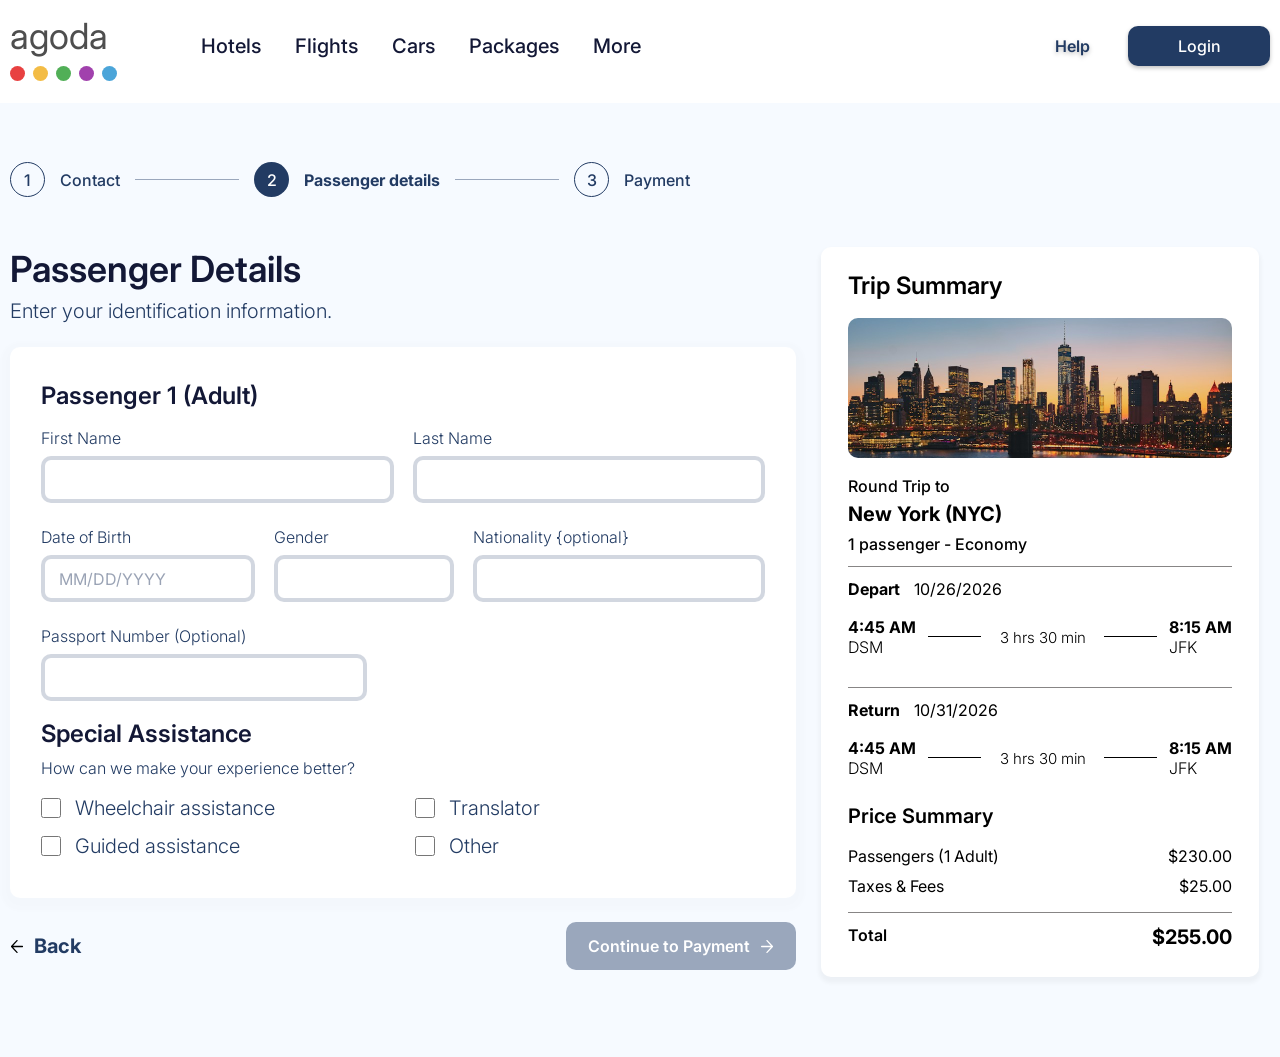
<file: passenger.html>
<!DOCTYPE html>
<html lang="en">
  <head>
    <meta charset="UTF-8" />
    <meta name="viewport" content="width=device-width, initial-scale=1.0" />
    <title>agoda</title>
    <link rel="stylesheet" href="css/styles.css" />
  </head>
  <body class="page-checkout">
    <header class="site-header">
      <div class="header-inner">
        <a class="brand" href="index.html">
          <span class="brand-name">agoda</span>
          <span class="brand-dots"><img src="assets/logo-dots.svg" width="107" height="15" alt="" /></span>
        </a>
        <nav class="nav-links">
          <a href="index.html">Hotels</a>
          <a href="index.html">Flights</a>
          <a href="index.html">Cars</a>
          <a href="index.html">Packages</a>
          <a href="index.html">More</a>
        </nav>
        <div class="header-actions">
          <button class="btn-help" type="button">Help</button>
          <button class="btn-login" type="button">Login</button>
        </div>
      </div>
    </header>

    <div class="stepper">
      <div class="step">
        <div class="step-icon"><img src="assets/step-idle.svg" width="35" height="35" alt="" /><span>1</span></div>
        Contact
      </div>
      <div class="step-line"></div>
      <div class="step is-current">
        <div class="step-icon"><img src="assets/step-active.svg" width="35" height="35" alt="" /><span>2</span></div>
        Passenger details
      </div>
      <div class="step-line"></div>
      <div class="step">
        <div class="step-icon"><img src="assets/step-idle.svg" width="35" height="35" alt="" /><span>3</span></div>
        Payment
      </div>
    </div>

    <div class="checkout">
      <div>
        <div class="checkout-copy">
          <h1>Passenger Details</h1>
          <p>Enter your identification information.</p>
        </div>
        <form data-passenger-form autocomplete="off">
          <template data-passenger-template>
            <div class="panel" data-passenger-card>
              <h2 data-passenger-heading>Passenger 1 (Adult)</h2>
              <div class="form-row">
                <label class="grow">
                  <span class="form-label">First Name</span>
                  <input class="form-control" data-field="first" type="text" autocomplete="off" required />
                </label>
                <label class="grow">
                  <span class="form-label">Last Name</span>
                  <input class="form-control" data-field="last" type="text" autocomplete="off" required />
                </label>
              </div>
              <div class="form-row">
                <label>
                  <span class="form-label">Date of Birth</span>
                  <input class="form-control w-dob" data-field="dob" type="text" inputmode="numeric" placeholder="MM/DD/YYYY" maxlength="10" autocomplete="off" />
                </label>
                <label>
                  <span class="form-label">Gender</span>
                  <input class="form-control w-gender" data-field="gender" type="text" />
                </label>
                <label class="grow">
                  <span class="form-label">Nationality {optional}</span>
                  <input class="form-control" data-field="nationality" type="text" />
                </label>
              </div>
              <label>
                <span class="form-label">Passport Number (Optional)</span>
                <input class="form-control" data-field="passport" type="text" style="max-width: 326px" />
              </label>
              <div class="assist">
                <h2>Special Assistance</h2>
                <p class="hint">How can we make your experience better?</p>
                <div class="checks">
                  <label class="check"><input type="checkbox" data-assist value="wheelchair" /> Wheelchair assistance</label>
                  <label class="check"><input type="checkbox" data-assist value="translator" /> Translator</label>
                  <label class="check"><input type="checkbox" data-assist value="guided" /> Guided assistance</label>
                  <label class="check"><input type="checkbox" data-assist value="other" /> Other</label>
                </div>
              </div>
            </div>
          </template>
          <div data-passenger-cards></div>
          <div class="checkout-actions">
            <a class="back-link" href="contact.html">
              <img src="assets/arrow-back-thin.svg" width="14" height="13" alt="" />
              Back
            </a>
            <button class="btn-continue" type="submit" disabled>
              Continue to Payment
              <img src="assets/arrow-continue-thin.svg" width="14" height="13" alt="" />
            </button>
          </div>
        </form>
      </div>

      <aside class="summary">
        <h2>Trip Summary</h2>
        <img class="summary-photo" src="assets/nyc-summary.png" width="384" height="140" alt="" />
        <h3>Round Trip to</h3>
        <p class="city">New York (NYC)</p>
        <p class="cabin">1 passenger - Economy</p>
        <div class="leg">
          <div class="leg-head"><span class="kind">Depart</span><span>10/26/2026</span></div>
          <div class="leg-times">
            <div><strong>4:45 AM</strong><span>DSM</span></div>
            <div class="leg-mid">3 hrs 30 min</div>
            <div><strong>8:15 AM</strong><span>JFK</span></div>
          </div>
        </div>
        <div class="leg">
          <div class="leg-head"><span class="kind">Return</span><span>10/31/2026</span></div>
          <div class="leg-times">
            <div><strong>4:45 AM</strong><span>DSM</span></div>
            <div class="leg-mid">3 hrs 30 min</div>
            <div><strong>8:15 AM</strong><span>JFK</span></div>
          </div>
        </div>
        <div class="price-block">
          <h2>Price Summary</h2>
          <div class="price-row"><span data-fare-label>Passengers (1 Adult)</span><span data-fare-amount>$230.00</span></div>
          <div class="price-row" data-infant-row hidden>
            <span data-infant-label>2 and under (1)</span><span>Free</span>
          </div>
          <div class="price-row"><span>Taxes &amp; Fees</span><span data-tax-amount>$25.00</span></div>
          <div class="price-row total"><span>Total</span><strong data-total-amount>$255.00</strong></div>
        </div>
      </aside>
    </div>
    <script src="js/app.js?v=pax-cards"></script>
  </body>
</html>
</file>
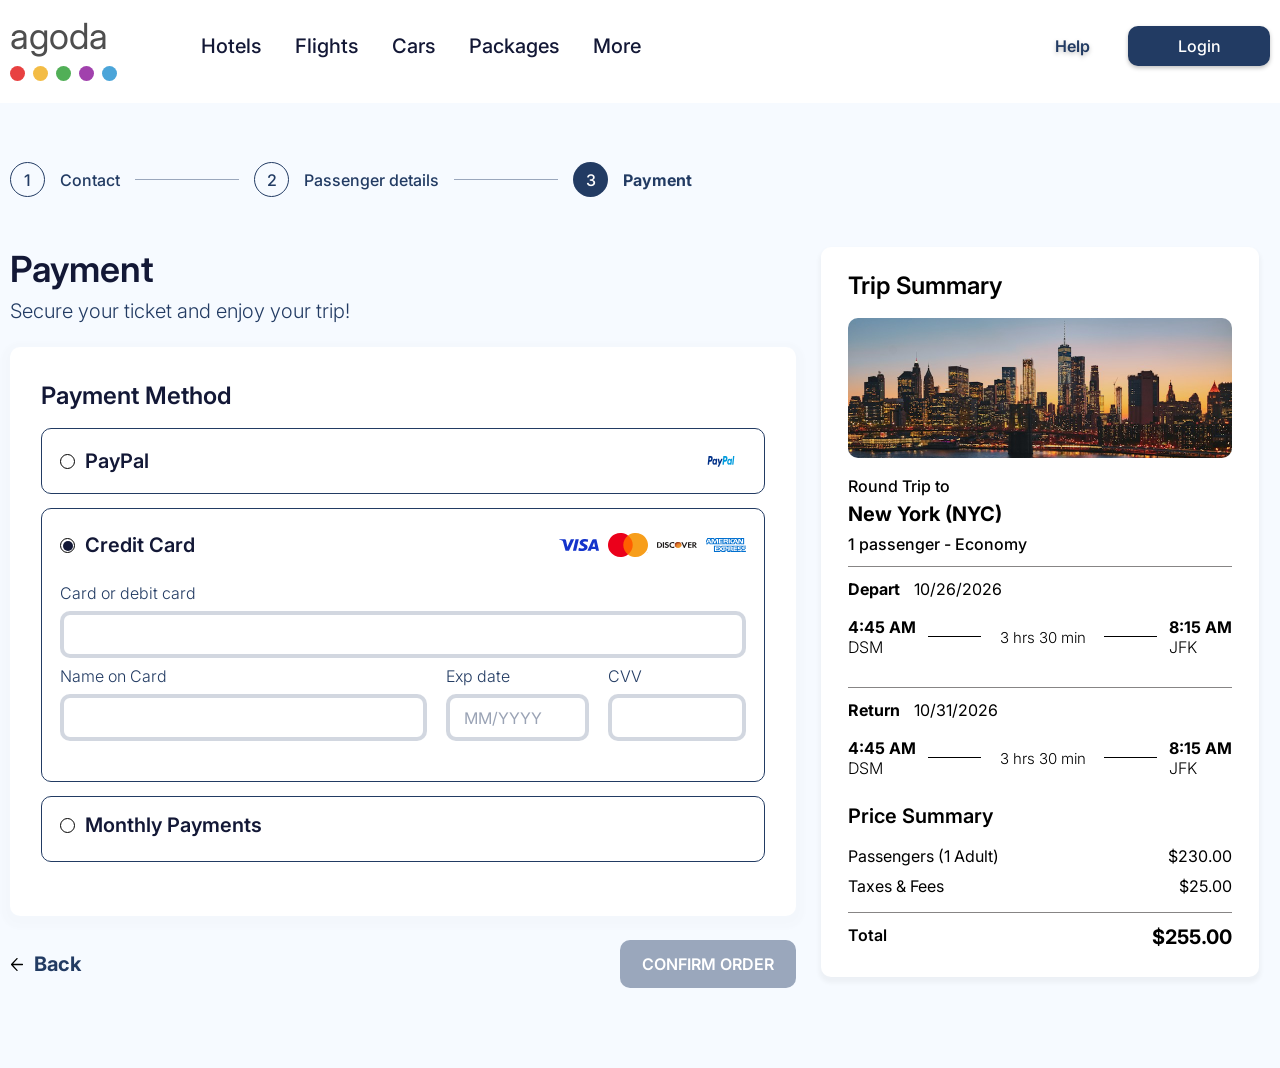
<file: payment.html>
<!DOCTYPE html>
<html lang="en">
  <head>
    <meta charset="UTF-8" />
    <meta name="viewport" content="width=device-width, initial-scale=1.0" />
    <title>agoda</title>
    <link rel="stylesheet" href="css/styles.css" />
  </head>
  <body class="page-checkout">
    <header class="site-header">
      <div class="header-inner">
        <a class="brand" href="index.html">
          <span class="brand-name">agoda</span>
          <span class="brand-dots"><img src="assets/logo-dots.svg" width="107" height="15" alt="" /></span>
        </a>
        <nav class="nav-links">
          <a href="index.html">Hotels</a>
          <a href="index.html">Flights</a>
          <a href="index.html">Cars</a>
          <a href="index.html">Packages</a>
          <a href="index.html">More</a>
        </nav>
        <div class="header-actions">
          <button class="btn-help" type="button">Help</button>
          <button class="btn-login" type="button">Login</button>
        </div>
      </div>
    </header>

    <div class="stepper">
      <div class="step">
        <div class="step-icon"><img src="assets/step-idle.svg" width="35" height="35" alt="" /><span>1</span></div>
        Contact
      </div>
      <div class="step-line"></div>
      <div class="step">
        <div class="step-icon"><img src="assets/step-idle.svg" width="35" height="35" alt="" /><span>2</span></div>
        Passenger details
      </div>
      <div class="step-line"></div>
      <div class="step is-current">
        <div class="step-icon"><img src="assets/step-active.svg" width="35" height="35" alt="" /><span>3</span></div>
        Payment
      </div>
    </div>

    <div class="checkout">
      <div>
        <div class="checkout-copy">
          <h1>Payment</h1>
          <p>Secure your ticket and enjoy your trip!</p>
        </div>
        <form data-payment-form>
          <div class="panel">
          <h2>Payment Method</h2>
          <div class="pay-option">
            <label class="pay-head">
              <span class="radio">
                <img src="assets/radio-empty.svg" width="15" height="15" alt="" />
                <img class="inner" src="assets/radio-inner.svg" width="10" height="10" alt="" />
              </span>
              <input type="radio" name="method" value="paypal" />
              PayPal
              <img class="paypal-logo" src="assets/paypal.svg" width="50" height="32" alt="" />
            </label>
          </div>
          <div class="pay-option is-selected">
            <label class="pay-head">
              <span class="radio">
                <img src="assets/radio-outer.svg" width="15" height="15" alt="" />
                <img class="inner" src="assets/radio-inner.svg" width="10" height="10" alt="" />
              </span>
              <input type="radio" name="method" value="card" checked />
              Credit Card
              <span class="pay-logos">
                <img src="assets/visa.svg" width="40" height="40" alt="" />
                <img src="assets/mastercard.svg" width="40" height="40" alt="" />
                <img src="assets/discover.svg" width="40" height="40" alt="" />
                <img src="assets/amex.svg" width="40" height="40" alt="" />
              </span>
            </label>
            <div class="card-fields">
              <label>
                <span class="form-label">Card or debit card</span>
                <input class="form-control" name="cardNumber" type="text" />
              </label>
              <div class="form-row">
                <label class="grow">
                  <span class="form-label">Name on Card</span>
                  <input class="form-control" name="cardName" type="text" />
                </label>
                <label>
                  <span class="form-label">Exp date</span>
                  <input class="form-control" name="exp" type="text" inputmode="numeric" placeholder="MM/YYYY" maxlength="7" autocomplete="off" style="width: 143px" />
                </label>
                <label>
                  <span class="form-label">CVV</span>
                  <input class="form-control" name="cvv" type="text" style="width: 138px" />
                </label>
              </div>
            </div>
          </div>
          <div class="pay-option">
            <label class="pay-head">
              <span class="radio">
                <img src="assets/radio-empty-2.svg" width="15" height="15" alt="" />
                <img class="inner" src="assets/radio-inner.svg" width="10" height="10" alt="" />
              </span>
              <input type="radio" name="method" value="monthly" />
              Monthly Payments
            </label>
          </div>
          </div>
          <div class="checkout-actions">
            <a class="back-link" href="passenger.html">
              <img src="assets/arrow-back-thin.svg" width="14" height="13" alt="" />
              Back
            </a>
            <button class="btn-continue" type="submit" disabled>CONFIRM ORDER</button>
          </div>
        </form>
      </div>

      <aside class="summary">
        <h2>Trip Summary</h2>
        <img class="summary-photo" src="assets/nyc-summary.png" width="384" height="140" alt="" />
        <h3>Round Trip to</h3>
        <p class="city">New York (NYC)</p>
        <p class="cabin">1 passenger - Economy</p>
        <div class="leg">
          <div class="leg-head"><span class="kind">Depart</span><span>10/26/2026</span></div>
          <div class="leg-times">
            <div><strong>4:45 AM</strong><span>DSM</span></div>
            <div class="leg-mid">3 hrs 30 min</div>
            <div><strong>8:15 AM</strong><span>JFK</span></div>
          </div>
        </div>
        <div class="leg">
          <div class="leg-head"><span class="kind">Return</span><span>10/31/2026</span></div>
          <div class="leg-times">
            <div><strong>4:45 AM</strong><span>DSM</span></div>
            <div class="leg-mid">3 hrs 30 min</div>
            <div><strong>8:15 AM</strong><span>JFK</span></div>
          </div>
        </div>
        <div class="price-block">
          <h2>Price Summary</h2>
          <div class="price-row"><span data-fare-label>Passengers (1 Adult)</span><span data-fare-amount>$230.00</span></div>
          <div class="price-row" data-infant-row hidden>
            <span data-infant-label>2 and under (1)</span><span>Free</span>
          </div>
          <div class="price-row"><span>Taxes &amp; Fees</span><span data-tax-amount>$25.00</span></div>
          <div class="price-row total"><span>Total</span><strong data-total-amount>$255.00</strong></div>
        </div>
      </aside>
    </div>
    <script src="js/app.js?v=pax-price"></script>
  </body>
</html>
</file>
<file: css/styles.css>
@import url("https://fonts.googleapis.com/css2?family=Inter:wght@300;400;500;600;700&display=swap");

:root {
  --navy: #223b63;
  --ink: #131836;
  --gold: #f0b943;
  --logo: #4e4e4e;
  --sky: #e7f1ff;
  --ice: #f0f6ff;
  --faq: #edf4ff;
  --page-flights: #fafafa;
  --page-checkout: #f6faff;
  --input-border: rgba(34, 59, 99, 0.2);
  --link-blue: #003d79;
  --muted: #676767;
  --content: 1260px;
}

* {
  box-sizing: border-box;
  margin: 0;
  padding: 0;
}

html,
body {
  min-height: 100%;
}

body {
  font-family: Inter, sans-serif;
  background: #fff;
  color: #000;
  min-width: 1280px;
}

a {
  color: inherit;
  text-decoration: none;
}

button,
input,
select {
  font-family: inherit;
}

img {
  display: block;
  max-width: 100%;
}

.wrap {
  width: var(--content);
  margin: 0 auto;
}

/* Header */
.site-header {
  position: sticky;
  top: 0;
  z-index: 40;
  background: #fff;
  height: 103px;
}

.header-inner {
  width: var(--content);
  margin: 0 auto;
  height: 103px;
  display: flex;
  align-items: flex-start;
  justify-content: space-between;
  padding-top: 20px;
}

.brand {
  display: flex;
  flex-direction: column;
  gap: 13px;
  width: 111px;
}

.brand-name {
  font-size: 36px;
  font-weight: 400;
  line-height: 33px;
  color: var(--logo);
}

.brand-dots {
  width: 107px;
  height: 15px;
}

.brand-dots img {
  width: 107px;
  height: 15px;
}

.nav-links {
  display: flex;
  align-items: center;
  gap: 34px;
  margin-top: 14px;
  margin-left: 80px;
  margin-right: auto;
  font-size: 20px;
  font-weight: 500;
  color: var(--ink);
}

.header-actions {
  display: flex;
  align-items: center;
  gap: 12px;
  margin-top: 6px;
}

.btn-help {
  width: 88px;
  height: 40px;
  border: 0;
  background: transparent;
  border-radius: 10px;
  font-size: 16px;
  font-weight: 600;
  color: var(--navy);
  filter: drop-shadow(0 2px 2px rgba(0, 0, 0, 0.25));
  cursor: pointer;
}

.btn-login {
  width: 142px;
  height: 40px;
  border: 0;
  border-radius: 10px;
  background: var(--navy);
  color: #fff;
  font-size: 16px;
  font-weight: 500;
  box-shadow: 0 2px 4px rgba(0, 0, 0, 0.25);
  cursor: pointer;
}

/* Hero */
.hero {
  position: relative;
  height: 549px;
  overflow: visible;
}

.hero--flights {
  height: 539px;
}

.hero--flights .hero-copy {
  padding-top: 102px;
}

.hero--flights .search-stack {
  margin-top: 40px;
}

.hero-photo {
  position: absolute;
  inset: 0;
  width: 100%;
  height: 100%;
  object-fit: cover;
  border-radius: 0 0 10px 10px;
}

.hero-copy {
  position: relative;
  z-index: 1;
  width: var(--content);
  margin: 0 auto;
  padding-top: 64px;
}

.hero-title {
  font-size: 60px;
  font-weight: 600;
  color: var(--ink);
  line-height: 1.1;
  max-width: 445px;
}

.hero-sub {
  margin-top: 15px;
  font-size: 20px;
  font-weight: 300;
  color: var(--navy);
}

.search-stack {
  position: relative;
  z-index: 15;
  width: var(--content);
  margin: 54px auto 0;
}

.search-tabs {
  display: flex;
  align-items: flex-end;
}

.tab {
  width: 181px;
  height: 40px;
  border: 0;
  background: var(--sky);
  color: var(--navy);
  font-size: 20px;
  font-weight: 500;
  cursor: pointer;
}

.tab:last-of-type {
  border-radius: 0 10px 0 0;
}

.tab.is-active {
  width: 181px;
  height: 54px;
  background: var(--navy);
  color: #fff;
  border-radius: 10px 10px 0 0;
}

.search-bar {
  display: flex;
  align-items: center;
  gap: 10px;
  height: 113px;
  padding: 0 21px;
  background: var(--navy);
  border-radius: 0 10px 10px 10px;
  box-shadow: 0 4px 4px rgba(0, 0, 0, 0.25);
}

.search-bar--solo {
  border-radius: 10px;
}

.field {
  position: relative;
}

.field input,
.field select {
  height: 50px;
  border: 0;
  border-radius: 10px;
  background: #fff;
  padding: 0 16px;
  font-size: 16px;
  font-weight: 500;
  color: #000;
}

.field input::placeholder {
  color: #000;
}

.field input:focus,
.field select:focus {
  outline: 2px solid var(--gold);
  outline-offset: 1px;
}

.fly-type {
  flex: 1 1 0;
  min-width: 0;
  z-index: 26;
}

.fly-trigger {
  width: 100%;
  height: 50px;
  border: 1px solid #161616;
  border-radius: 10px;
  background: #fff url("../assets/chevron.svg") no-repeat right 14px center;
  background-size: 14px 9px;
  padding: 0 36px 0 16px;
  font-size: 16px;
  font-weight: 500;
  color: #000;
  text-align: left;
  cursor: pointer;
  position: relative;
  z-index: 27;
}

.fly-type.is-open .fly-trigger {
  border-radius: 10px 10px 0 0;
  border-bottom-color: #fff;
}

.fly-trigger:focus {
  outline: 2px solid var(--gold);
  outline-offset: 1px;
}

.fly-type.is-open .fly-trigger:focus {
  outline: none;
}

.dropdown-menu {
  position: absolute;
  top: calc(100% - 1px);
  left: 0;
  width: 100%;
  z-index: 26;
  background: #fff;
  border: 1px solid #161616;
  border-radius: 0 0 10px 10px;
  overflow: hidden;
}

.dropdown-menu button {
  width: 100%;
  height: 43px;
  border: 0;
  background: #fff;
  font-size: 16px;
  font-weight: 500;
  color: #000;
  cursor: pointer;
}

.dropdown-menu button:first-child {
  border-top: 1px solid #e5e5e5;
}

.dropdown-menu button + button {
  border-top: 1px solid #e5e5e5;
}

.dropdown-menu button:hover {
  background: var(--ice);
}

.from-field,
.to-field {
  flex: 1 1 0;
  min-width: 0;
}

.passenger-type {
  flex: 0 0 168px;
  min-width: 168px;
  z-index: 26;
}

.passenger-trigger {
  width: 100%;
  height: 50px;
  border: 1px solid #161616;
  border-radius: 10px;
  background: #fff url("../assets/chevron.svg") no-repeat right 14px center;
  background-size: 14px 9px;
  padding: 0 36px 0 12px;
  font-size: 16px;
  font-weight: 500;
  color: #000;
  text-align: left;
  cursor: pointer;
  position: relative;
  z-index: 27;
  white-space: nowrap;
  overflow: hidden;
  text-overflow: ellipsis;
}

.passenger-type.is-open .passenger-trigger {
  border-radius: 10px 10px 0 0;
  border-bottom-color: #fff;
}

.passenger-trigger:focus {
  outline: 2px solid var(--gold);
  outline-offset: 1px;
}

.passenger-type.is-open .passenger-trigger:focus {
  outline: none;
}

.passenger-menu {
  position: absolute;
  top: calc(100% - 1px);
  left: 0;
  min-width: 248px;
  width: max(100%, 248px);
  z-index: 26;
  background: #fff;
  border: 1px solid #161616;
  border-radius: 0 0 10px 10px;
  overflow: hidden;
}

.passenger-row {
  display: flex;
  align-items: center;
  justify-content: space-between;
  gap: 16px;
  height: 48px;
  padding: 0 14px;
  font-size: 16px;
  font-weight: 500;
  color: #000;
}

.passenger-row + .passenger-row {
  border-top: 1px solid #e5e5e5;
}

.passenger-stepper {
  display: flex;
  align-items: center;
  gap: 10px;
}

.passenger-stepper span {
  min-width: 1.2em;
  text-align: center;
}

.passenger-stepper button {
  width: 28px;
  height: 28px;
  border: 1px solid var(--navy);
  border-radius: 50%;
  background: #fff;
  font-size: 18px;
  font-weight: 500;
  line-height: 1;
  color: var(--navy);
  cursor: pointer;
}

.passenger-stepper button:hover {
  background: var(--ice);
}

.passenger-stepper button:disabled {
  opacity: 0.35;
  cursor: not-allowed;
}

.from-field input,
.to-field input {
  width: 100%;
  border: 1px solid transparent;
}

.from-field.is-suggesting,
.to-field.is-suggesting {
  z-index: 29;
}

.from-field.is-suggesting input,
.to-field.is-suggesting input {
  position: relative;
  z-index: 30;
  border-radius: 10px 10px 0 0;
  border-color: #161616;
  border-bottom-color: #fff;
}

.from-field.is-suggesting input:focus,
.to-field.is-suggesting input:focus {
  outline: none;
}

.place-menu {
  position: absolute;
  top: 100%;
  left: 0;
  width: 100%;
  max-height: 260px;
  overflow-y: auto;
  z-index: 28;
  background: #fff;
  border: 1px solid #161616;
  border-top: 0;
  border-radius: 0 0 10px 10px;
}

.place-menu button {
  width: 100%;
  min-height: 44px;
  padding: 8px 14px;
  border: 0;
  border-top: 1px solid #e5e5e5;
  background: #fff;
  text-align: left;
  cursor: pointer;
}

.place-menu button:hover,
.place-menu button.is-active {
  background: var(--ice);
}

.place-menu .place-code {
  display: block;
  font-size: 14px;
  font-weight: 600;
  color: var(--navy);
}

.place-menu .place-city {
  display: block;
  font-size: 12px;
  font-weight: 500;
  color: var(--muted);
}

.place-menu .place-empty {
  padding: 12px 14px;
  font-size: 13px;
  color: var(--muted);
}

.date-fields {
  position: relative;
  display: flex;
  align-items: center;
  gap: 10px;
  flex: 2.2 1 0;
  min-width: 0;
}

.date-field {
  flex: 1 1 0;
  min-width: 0;
}

.date-field input {
  width: 100%;
}

.search-bar.is-one-way .date-field--return input {
  background: #cfd3db;
  color: #7a818c;
  cursor: not-allowed;
  pointer-events: none;
}

.search-bar.is-one-way .date-field--return input::placeholder {
  color: #7a818c;
}

.calendar {
  position: absolute;
  top: calc(100% + 10px);
  left: 0;
  right: 0;
  width: auto;
  padding: 16px 16px 12px;
  background: #fff;
  border: 1px solid var(--navy);
  border-radius: 10px;
  box-shadow: 0 8px 24px rgba(19, 24, 54, 0.18);
  z-index: 30;
}

.calendar-head {
  display: flex;
  align-items: center;
  justify-content: space-between;
  margin-bottom: 12px;
  color: var(--navy);
  font-size: 15px;
  font-weight: 600;
}

.calendar-head button {
  width: 28px;
  height: 28px;
  border: 0;
  border-radius: 6px;
  background: var(--sky);
  color: var(--navy);
  font-size: 20px;
  line-height: 1;
  cursor: pointer;
}

.calendar-weekdays,
.calendar-grid {
  display: grid;
  grid-template-columns: repeat(7, 1fr);
  text-align: center;
}

.calendar-weekdays {
  margin-bottom: 6px;
  color: var(--muted);
  font-size: 12px;
  font-weight: 600;
}

.calendar-grid button {
  height: 36px;
  border: 0;
  background: transparent;
  border-radius: 8px;
  font-size: 13px;
  font-weight: 500;
  color: var(--ink);
  cursor: pointer;
}

.calendar-grid button:hover:not(:disabled) {
  background: var(--ice);
}

.calendar-grid button:disabled {
  color: #c5c5c5;
  cursor: default;
}

.calendar-grid button.is-today {
  box-shadow: inset 0 0 0 1px var(--navy);
}

.calendar-grid button.is-selected {
  background: var(--gold);
  color: #000;
}

.calendar-grid button.is-in-range {
  background: #f8e4b3;
  border-radius: 0;
}

.calendar-hint {
  margin-bottom: 20px;
  font-size: 12px;
  font-weight: 500;
  color: var(--muted);
  text-align: center;
}

.swap-btn {
  width: 35px;
  height: 35px;
  border: 0;
  background: transparent;
  padding: 0;
  cursor: default;
  flex-shrink: 0;
  border-radius: 8px;
  color: #8d95a4;
}

.swap-btn.is-ready {
  color: #fff;
  cursor: pointer;
}

.swap-btn.is-ready:hover {
  background: rgba(255, 255, 255, 0.12);
}

.swap-btn.is-ready:active,
.swap-btn.is-pressed {
  color: var(--gold);
}

.swap-btn svg {
  display: block;
  width: 35px;
  height: 35px;
  pointer-events: none;
}

.btn-search {
  width: 120px;
  height: 50px;
  border: 0;
  border-radius: 10px;
  background: var(--gold);
  font-size: 16px;
  font-weight: 500;
  color: #000;
  cursor: pointer;
  flex-shrink: 0;
}

.btn-search:hover {
  background: #e0a52e;
}

.btn-search:disabled {
  opacity: 0.45;
  cursor: not-allowed;
}

.btn-search:disabled:hover {
  background: var(--gold);
}

.btn-search:active,
.btn-search.is-pressed {
  background: #c98a18;
}

/* Home sections */
.section {
  padding: 56px 0 20px;
}

.section-head {
  width: var(--content);
  margin: 0 auto 24px;
  display: flex;
  align-items: flex-end;
  justify-content: space-between;
  gap: 16px;
  min-height: 44px;
}

.section-title {
  font-size: 36px;
  font-weight: 600;
  line-height: 1.2;
  color: var(--ink);
}

.link-more {
  display: inline-flex;
  align-items: center;
  gap: 8px;
  flex-shrink: 0;
  height: 20px;
  font-size: 14px;
  font-weight: 400;
  line-height: 1;
  white-space: nowrap;
  color: #000;
  cursor: pointer;
  transition: color 0.2s ease;
}

.link-more-text {
  text-decoration: underline;
  text-decoration-color: transparent;
  text-underline-offset: 3px;
  text-decoration-thickness: 1px;
  transition: text-decoration-color 0.2s ease;
}

.link-more img {
  display: block;
  width: 22px;
  height: 8px;
  transition: filter 0.2s ease;
}

.link-more:hover {
  color: #1a73e8;
}

.link-more:hover .link-more-text {
  text-decoration-color: currentColor;
}

.link-more:hover img {
  filter: invert(37%) sepia(82%) saturate(1806%) hue-rotate(196deg) brightness(96%) contrast(96%);
}

.card-row {
  width: var(--content);
  margin: 0 auto;
  display: grid;
  grid-template-columns: repeat(4, minmax(0, 1fr));
  gap: 14px;
}

.dest-card {
  background: var(--ice);
  border-radius: 10px;
  overflow: hidden;
  min-height: 300px;
  position: relative;
  z-index: 1;
  transition: transform 0.28s ease;
}

.dest-card:hover {
  z-index: 3;
  transform: scale(1.06);
}

.dest-card img.cover {
  width: 100%;
  height: 220px;
  object-fit: cover;
  display: block;
  border-radius: 0;
  -webkit-mask-image: linear-gradient(to bottom, #000 72%, transparent 100%);
  mask-image: linear-gradient(to bottom, #000 72%, transparent 100%);
}

.stays-band .card-row .cover {
  width: 100%;
  height: 204px;
  object-fit: cover;
  border-radius: 10px;
}

.stay-card {
  min-width: 0;
  position: relative;
  z-index: 1;
  transition: transform 0.28s ease;
}

.stay-card:hover {
  z-index: 3;
  transform: scale(1.06);
}

.stay-card h3 {
  margin-top: 22px;
  font-size: 20px;
  font-weight: 600;
}

.stay-card p {
  margin-top: 4px;
  font-size: 16px;
  font-weight: 300;
}

.dest-card::after {
  content: "";
  position: absolute;
  left: 0;
  right: 0;
  bottom: 0;
  height: 33%;
  background: linear-gradient(to bottom, rgba(240, 246, 255, 0) 0%, var(--ice) 50%);
  pointer-events: none;
  z-index: 1;
}

.dest-body {
  position: relative;
  z-index: 2;
  margin-top: 0;
  padding: 12px 18px 14px;
}

.dest-body h3 {
  font-size: 15px;
  font-weight: 600;
  line-height: 1.15;
}

.dest-body p {
  font-size: 15px;
  font-weight: 300;
  margin-top: 1px;
  line-height: 1.15;
}

.stays-band {
  background: var(--sky);
  padding: 53px 0 72px;
  margin-top: 48px;
}

.tips-row {
  width: var(--content);
  margin: 0 auto;
  display: grid;
  grid-template-columns: repeat(3, minmax(0, 1fr));
  gap: 14px;
  align-items: stretch;
}

.tip-card {
  display: grid;
  grid-template-columns: 209px minmax(0, 1fr);
  min-width: 0;
  background: var(--ice);
  border-radius: 10px;
  overflow: hidden;
  position: relative;
  z-index: 1;
  transition: transform 0.28s ease;
}

.tip-card:hover {
  z-index: 3;
  transform: scale(1.06);
}

.tip-photo {
  width: 100%;
  height: 100%;
  object-fit: cover;
  display: block;
  grid-column: 1;
  grid-row: 1;
  -webkit-mask-image: linear-gradient(to right, #000 68%, transparent 100%);
  mask-image: linear-gradient(to right, #000 68%, transparent 100%);
}

.tip-card::after {
  content: "";
  grid-column: 1;
  grid-row: 1;
  background: linear-gradient(to right, rgba(240, 246, 255, 0) 50%, var(--ice) 100%);
  pointer-events: none;
}

.tip-copy {
  display: flex;
  flex-direction: column;
  align-items: flex-start;
  padding: 16px 18px;
  min-width: 0;
}

.tip-copy h3 {
  font-size: 20px;
  font-weight: 600;
}

.tip-copy p {
  margin-top: 17px;
  font-size: 16px;
  font-weight: 300;
}

.read-more {
  display: inline-flex;
  align-items: center;
  gap: 8px;
  margin-top: auto;
  padding-top: 28px;
  font-size: 15px;
  font-weight: 500;
  white-space: nowrap;
  color: #000;
  transition: color 0.2s ease;
}

.read-more-text {
  text-decoration: underline;
  text-decoration-color: transparent;
  text-underline-offset: 3px;
  text-decoration-thickness: 1px;
  transition: text-decoration-color 0.2s ease;
}

.read-more img {
  display: block;
  width: 34px;
  height: 8px;
  transition: filter 0.2s ease;
}

.tip-card:hover .read-more {
  color: #1a73e8;
}

.tip-card:hover .read-more-text {
  text-decoration-color: currentColor;
}

.tip-card:hover .read-more img {
  filter: invert(37%) sepia(82%) saturate(1806%) hue-rotate(196deg) brightness(96%) contrast(96%);
}

.faq-grid {
  width: var(--content);
  margin: 0 auto;
  display: grid;
  grid-template-columns: 1fr 1fr;
  gap: 26px 27px;
}

.faq-item {
  height: 59px;
  background: var(--faq);
  border-radius: 10px;
  box-shadow: 0 4px 4.1px rgba(0, 0, 0, 0.1);
  display: flex;
  align-items: center;
  justify-content: space-between;
  padding: 0 24px 0 42px;
  border: 0;
  cursor: pointer;
  font-size: 16px;
  font-weight: 600;
  text-align: left;
}

.faq-item img {
  width: 18px;
  height: 11px;
  transform: rotate(180deg);
}

.faq-item.is-open img {
  transform: rotate(0deg);
}

/* Footer */
.site-footer {
  background: var(--ice);
  margin-top: 72px;
  padding: 62px 0 34px;
}

.footer-grid {
  width: var(--content);
  margin: 0 auto;
  display: grid;
  grid-template-columns: 221px 124px 124px 124px 176px 315px;
  column-gap: 32px;
}

.footer-brand {
  display: flex;
  flex-direction: column;
  align-items: flex-start;
  gap: 13px;
}

.footer-brand .brand-name {
  color: #000;
}

.footer-brand .brand-dots {
  display: block;
}

.footer-col h4 {
  font-size: 20px;
  font-weight: 500;
  margin-bottom: 15px;
}

.footer-col a,
.footer-col p {
  display: block;
  font-size: 16px;
  font-weight: 300;
  margin-bottom: 15px;
}

.socials {
  display: flex;
  gap: 16px;
  align-items: center;
}

.socials img {
  width: 32px;
  height: 32px;
  object-fit: contain;
}

.email-field {
  width: 315px;
  height: 50px;
  border: 3px solid #c2dcff;
  border-radius: 10px;
  padding: 0 18px;
  font-size: 16px;
  font-weight: 300;
  background: #fff;
}

.footer-bottom {
  width: var(--content);
  margin: 70px auto 0;
  display: flex;
  justify-content: space-between;
  font-size: 16px;
  font-weight: 300;
}

.footer-legal {
  display: flex;
  gap: 59px;
}

/* Flights page */
body.page-flights .site-footer {
  margin-top: 120px;
}

.results {
  --filter-w: 140px;
  width: var(--content);
  margin: 90px auto 80px;
  position: relative;
}

.results-toolbar {
  width: 100%;
  margin: 0 0 28px;
  display: flex;
  align-items: center;
  justify-content: space-between;
  position: relative;
  z-index: 20;
}

.filter-btn {
  width: var(--filter-w);
  height: 54px;
  border: 0;
  border-radius: 10px;
  background: var(--sky);
  display: flex;
  align-items: center;
  justify-content: center;
  gap: 17px;
  font-size: 24px;
  font-weight: 600;
  cursor: pointer;
}

.filter-btn img {
  width: 24px;
  height: 24px;
}

.filter-btn.is-open,
.filter-btn[aria-expanded="true"] {
  background: #d7e6fb;
}

.filter-backdrop {
  position: fixed;
  inset: 0;
  background: rgba(19, 24, 54, 0.28);
  z-index: 45;
}

.filter-panel {
  position: absolute;
  top: 66px;
  left: auto;
  right: calc(100% - var(--filter-w));
  width: 380px;
  max-height: min(820px, calc(100vh - 140px));
  overflow: auto;
  background: #fff;
  border-radius: 16px;
  box-shadow: 0 12px 40px rgba(19, 24, 54, 0.18);
  padding: 22px 22px 28px;
  z-index: 50;
  color: var(--navy);
}

.filter-panel-head {
  display: grid;
  grid-template-columns: 1fr auto auto;
  align-items: center;
  gap: 14px;
  margin-bottom: 8px;
}

.filter-panel-head h2 {
  font-size: 22px;
  font-weight: 700;
  color: var(--navy);
}

.filter-clear {
  border: 0;
  background: none;
  color: var(--link-blue);
  font-size: 14px;
  font-weight: 600;
  cursor: pointer;
}

.filter-close {
  width: 32px;
  height: 32px;
  border: 0;
  border-radius: 8px;
  background: none;
  color: var(--navy);
  display: grid;
  place-items: center;
  cursor: pointer;
}

.filter-close:hover {
  background: var(--sky);
}

.filter-section {
  border-top: 1px solid #e4ebf5;
  padding: 12px 0 8px;
}

.filter-section-toggle {
  width: 100%;
  display: flex;
  align-items: center;
  justify-content: space-between;
  gap: 12px;
  border: 0;
  background: none;
  padding: 6px 0 10px;
  font-size: 16px;
  font-weight: 700;
  color: var(--navy);
  cursor: pointer;
}

.filter-section-toggle img {
  width: 14px;
  height: 9px;
  transition: transform 0.2s ease;
}

.filter-section.is-collapsed .filter-section-toggle img {
  transform: rotate(180deg);
}

.filter-section.is-collapsed .filter-section-body {
  display: none;
}

.filter-row {
  display: grid;
  grid-template-columns: 18px 1fr;
  align-items: center;
  column-gap: 12px;
  min-height: 36px;
  font-size: 14px;
  font-weight: 500;
  color: var(--navy);
  cursor: pointer;
}

.filter-row:has(.filter-air-logo) {
  grid-template-columns: 18px 22px 1fr;
}

.filter-row input {
  width: 18px;
  height: 18px;
  margin: 0;
  appearance: none;
  border: 1.5px solid #9aa7bc;
  border-radius: 3px;
  background: #fff;
  cursor: pointer;
}

.filter-row input:checked {
  background: var(--navy) url("data:image/svg+xml,%3Csvg xmlns='http://www.w3.org/2000/svg' viewBox='0 0 12 12'%3E%3Cpath fill='none' stroke='%23fff' stroke-width='1.8' stroke-linecap='round' stroke-linejoin='round' d='M2.2 6.2 4.8 8.8 9.8 3.2'/%3E%3C/svg%3E") center / 12px 12px no-repeat;
  border-color: var(--navy);
}

.filter-air-logo {
  width: 22px;
  height: 22px;
  object-fit: contain;
}

.filter-row--time {
  align-items: flex-start;
  padding: 6px 0;
}

.filter-row--time span {
  display: flex;
  flex-direction: column;
  gap: 2px;
  line-height: 1.25;
}

.filter-row--time small {
  font-size: 12px;
  font-weight: 400;
  color: #6b7280;
}

.filter-range {
  position: relative;
  height: 28px;
  margin: 6px 4px 4px;
}

.filter-range-rail,
.filter-range-fill {
  position: absolute;
  left: 0;
  right: 0;
  top: 50%;
  height: 4px;
  margin-top: -2px;
  border-radius: 4px;
  background: #d5deec;
}

.filter-range-fill {
  right: auto;
  background: var(--navy);
}

.filter-range input[type="range"] {
  position: absolute;
  inset: 0;
  width: 100%;
  margin: 0;
  background: none;
  pointer-events: none;
  appearance: none;
}

.filter-range input[type="range"]::-webkit-slider-thumb {
  appearance: none;
  pointer-events: auto;
  width: 18px;
  height: 18px;
  border-radius: 50%;
  background: var(--navy);
  border: 3px solid #fff;
  box-shadow: 0 0 0 1px var(--navy);
  cursor: pointer;
}

.filter-range input[type="range"]::-moz-range-thumb {
  pointer-events: auto;
  width: 18px;
  height: 18px;
  border: 3px solid #fff;
  border-radius: 50%;
  background: var(--navy);
  box-shadow: 0 0 0 1px var(--navy);
  cursor: pointer;
}

.filter-range-labels {
  display: flex;
  justify-content: space-between;
  font-size: 13px;
  font-weight: 500;
  color: var(--navy);
  padding: 0 2px 8px;
}

.filter-empty {
  padding: 36px 20px;
  text-align: center;
  font-size: 16px;
  font-weight: 500;
  color: var(--navy);
}

.ticket.is-filtered-out {
  display: none;
}

.sort-wrap {
  display: flex;
  align-items: center;
  gap: 14px;
  font-size: 16px;
  font-weight: 600;
  position: relative;
  z-index: 20;
}

.sort-type {
  position: relative;
  width: 168px;
}

.sort-trigger {
  width: 100%;
  height: 50px;
  border: 1px solid var(--navy);
  border-radius: 10px;
  background: #fff url("../assets/chevron.svg") no-repeat right 12px center;
  background-size: 14px 9px;
  padding: 0 32px 0 12px;
  font-size: 16px;
  font-weight: 600;
  color: #000;
  display: flex;
  align-items: center;
  justify-content: flex-start;
  text-align: left;
  cursor: pointer;
  position: relative;
  z-index: 21;
}

.sort-type .dropdown-menu button {
  text-align: left;
  padding: 0 12px;
}

.sort-type.is-open .sort-trigger {
  border-radius: 10px 10px 0 0;
  border-bottom-color: #fff;
}

.sort-trigger:focus {
  outline: 2px solid var(--gold);
  outline-offset: 1px;
}

.sort-type.is-open .sort-trigger:focus {
  outline: none;
}

.tickets {
  width: calc(100% - var(--filter-w));
  margin: 0 0 0 var(--filter-w);
  display: flex;
  flex-direction: column;
  gap: 16px;
}

.tickets-more {
  margin: 36px 0 0;
  align-self: center;
  width: fit-content;
  font-size: 16px;
  font-weight: 600;
  color: var(--navy);
  cursor: pointer;
  transition: color 0.25s ease;
}

.tickets-more::after {
  content: "";
  display: block;
  height: 1.5px;
  margin-top: 2px;
  background: currentColor;
  transform: scaleX(0);
  transform-origin: center;
  transition: transform 0.25s ease;
}

.tickets-more:hover {
  color: #1a73e8;
}

.tickets-more:hover::after {
  transform: scaleX(1);
}

.ticket {
  display: grid;
  grid-template-columns: minmax(0, 1fr) 200px;
  grid-template-rows: auto auto;
  background: #fff;
  border-radius: 10px;
  overflow: hidden;
  box-shadow: 0 2px 8px rgba(0, 0, 0, 0.06);
  border-right: 8px solid #5aa3f5;
}

.ticket::after {
  content: "";
  grid-column: 2;
  grid-row: 1 / -1;
  background: var(--sky);
}

.ticket-main {
  display: contents;
}

.ticket-top {
  grid-column: 1;
  grid-row: 1;
  display: grid;
  grid-template-columns: 140px minmax(0, 1fr);
  gap: 8px 24px;
  align-items: stretch;
  padding: 22px 28px 24px 24px;
  min-width: 0;
  background: #fff;
}

.airline {
  display: flex;
  flex-direction: column;
  align-items: center;
  justify-content: space-between;
  padding: 18px 0 2px;
  gap: 10px;
  text-align: center;
  position: relative;
}

.airline::after {
  content: "";
  position: absolute;
  top: 6px;
  bottom: 6px;
  right: -36px;
  width: 1px;
  background: var(--navy);
}

.airline img {
  width: 108px;
  height: 72px;
  object-fit: contain;
  object-position: center;
}

.airline span {
  font-size: 16px;
  font-weight: 700;
}

.ticket-info {
  display: flex;
  flex-direction: column;
  align-items: center;
  justify-content: center;
  min-width: 0;
  gap: 12px;
}

.times {
  display: flex;
  align-items: flex-start;
  justify-content: center;
  gap: 8px;
  width: 100%;
}

.times + .times {
  margin-top: 16px;
}

.time-block {
  flex: 0 0 118px;
  width: 118px;
}

.time-block strong {
  display: block;
  font-size: 22px;
  font-weight: 700;
  line-height: 1.1;
}

.time-block span {
  font-size: 14px;
  font-weight: 400;
}

.times .time-block:last-child {
  text-align: right;
}

.flight-mid {
  flex: 0 0 280px;
  width: 280px;
  display: flex;
  flex-direction: row;
  align-items: center;
  justify-content: center;
  gap: 10px;
  min-width: 0;
  padding: 5px 0 0;
}

.flight-mid::before,
.flight-mid::after {
  content: "";
  flex: 1 1 auto;
  height: 1px;
  min-width: 18px;
  background: var(--navy);
  opacity: 0.35;
}

.flight-line {
  display: none;
}

.flight-mid p {
  margin: 0;
  font-size: 14px;
  font-weight: 500;
  color: #000;
  white-space: nowrap;
  flex: 0 0 auto;
}

.baggage {
  display: flex;
  align-items: center;
  justify-content: center;
  gap: 28px;
  margin-top: 8px;
  font-size: 15px;
}

.baggage .label {
  font-weight: 600;
}

.details-link {
  font-weight: 600;
  background: none;
  border: 0;
  cursor: pointer;
  display: inline-flex;
  align-items: center;
  gap: 4px;
}

.details-link img {
  width: 14px;
  height: 9px;
  transform: rotate(180deg);
}

.ticket.is-open .details-link img {
  transform: rotate(0deg);
}

.ticket-side {
  grid-column: 2;
  grid-row: 1;
  display: flex;
  flex-direction: column;
  align-items: flex-start;
  justify-content: flex-start;
  align-self: stretch;
  padding: 22px 12px 27px 16px;
  text-align: left;
  background: var(--sky);
  position: relative;
  z-index: 1;
}

.price {
  margin-top: auto;
  font-size: 28px;
  font-weight: 700;
  line-height: 1.1;
}

.price-note {
  font-size: 13px;
  font-weight: 500;
  margin: 2px 0 0;
}

.btn-select {
  width: 108px;
  height: 34px;
  margin-top: 18px;
  border: 0;
  border-radius: 8px;
  background: var(--gold);
  font-size: 14px;
  font-weight: 500;
  color: #000;
  cursor: pointer;
  transition: background 0.15s ease;
}

.btn-select:hover {
  background: #e0a52e;
}

.btn-select:active {
  background: #c98a18;
}

.ticket-details {
  display: none;
  grid-column: 1;
  grid-row: 2;
  margin: 0 28px 28px 24px;
  background: #f4f9ff;
  border-radius: 10px;
  padding: 28px 32px 32px;
}

.ticket.is-open .ticket-details {
  display: block;
}

.detail-grid {
  display: grid;
  grid-template-columns: 1fr 1fr 1fr;
  gap: 24px;
  text-align: left;
}

.detail-grid h4 {
  font-size: 16px;
  font-weight: 700;
}

.detail-grid p {
  font-size: 16px;
  font-weight: 400;
  margin-top: 5px;
}

.detail-link {
  color: var(--link-blue);
  text-decoration: underline;
  font-weight: 400;
}

.detail-route {
  display: grid;
  grid-template-columns: 1fr 1fr;
  gap: 24px 48px;
  align-items: start;
  margin: 28px 0;
  padding: 22px 0;
  border-top: 1px solid #223b63;
  border-bottom: 1px solid #223b63;
}

.route-stop {
  display: grid;
  grid-template-columns: 20px 1fr;
  grid-template-rows: 24px auto 72px 24px auto;
  column-gap: 22px;
  row-gap: 0;
  align-items: center;
}

.route-leg {
  display: contents;
}

.route-stop .dot {
  width: 20px;
  height: 20px;
  margin: 0;
  display: block;
  grid-column: 1;
  align-self: center;
  position: relative;
  z-index: 1;
  background: #fff;
  border-radius: 50%;
}

.route-stop .dot:first-of-type {
  grid-row: 1;
}

.route-stop .dot:last-of-type {
  grid-row: 4;
}

.route-connector {
  grid-column: 1;
  grid-row: 1 / 5;
  justify-self: center;
  align-self: stretch;
  z-index: 0;
  position: relative;
  width: 2px;
  margin-top: 2px;
  margin-bottom: 2px;
  background-image: repeating-linear-gradient(
    to bottom,
    #000 0,
    #000 3px,
    transparent 3px,
    transparent 7px
  );
}

.route-connector::before,
.route-connector::after {
  content: "";
  position: absolute;
  left: 0;
  width: 2px;
  height: 8px;
  background: #000;
}

.route-connector::before {
  top: 0;
}

.route-connector::after {
  bottom: 0;
}

.route-stop .route-leg:first-of-type strong {
  grid-column: 2;
  grid-row: 1;
}

.route-stop .route-leg:first-of-type .route-meta {
  grid-column: 2;
  grid-row: 2;
  padding: 4px 0 8px;
}

.route-stop .route-leg:last-child strong {
  grid-column: 2;
  grid-row: 4;
}

.route-stop .route-leg:last-child .route-meta {
  grid-column: 2;
  grid-row: 5;
  padding-top: 4px;
}

.route-stop strong {
  font-size: 24px;
  font-weight: 700;
  line-height: 24px;
}

.route-meta {
  font-size: 16px;
  font-weight: 500;
  margin: 0;
}

.route-meta span {
  font-weight: 400;
  margin-left: 8px;
}


/* Checkout */
body.page-checkout {
  background: var(--page-checkout);
}

.stepper {
  width: var(--content);
  margin: 59px auto 0;
  display: flex;
  align-items: center;
  gap: 15px;
}

.step {
  display: flex;
  align-items: center;
  gap: 15px;
  font-size: 16px;
  color: var(--navy);
}

.step.is-current {
  font-weight: 700;
}

.step:not(.is-current) {
  font-weight: 500;
}

.step-icon {
  position: relative;
  width: 35px;
  height: 35px;
}

.step-icon img {
  width: 35px;
  height: 35px;
}

.step-icon span {
  position: absolute;
  inset: 0;
  display: flex;
  align-items: center;
  justify-content: center;
  font-size: 16px;
  font-weight: 500;
}

.step.is-current .step-icon span {
  color: #fff;
}

.step:not(.is-current) .step-icon span {
  color: var(--navy);
}

.step-line {
  width: 104px;
  height: 1px;
  background: #9aa7bc;
}

.checkout {
  width: var(--content);
  margin: 50px auto 80px;
  display: grid;
  grid-template-columns: 786px 438px;
  gap: 25px;
  align-items: start;
}

.checkout-copy h1 {
  font-size: 36px;
  font-weight: 600;
  color: var(--ink);
}

.checkout-copy p {
  margin-top: 8px;
  font-size: 20px;
  font-weight: 300;
  color: var(--navy);
}

.panel {
  margin-top: 24px;
  background: #fff;
  border-radius: 10px;
  box-shadow: 0 4px 4px 9px rgba(0, 0, 0, 0.01);
  padding: 34px 31px 40px;
  overflow: visible;
}

.panel h2 {
  font-size: 24px;
  font-weight: 600;
  color: var(--ink);
  margin-bottom: 18px;
}

.form-label {
  display: block;
  font-size: 16px;
  font-weight: 300;
  color: var(--navy);
  margin-bottom: 8px;
}

.form-row {
  display: flex;
  gap: 19px;
  margin-bottom: 24px;
}

.form-control {
  height: 47px;
  border: 4px solid var(--input-border);
  border-radius: 10px;
  padding: 0 14px;
  font-size: 16px;
  width: 100%;
  background: #fff;
}

.form-control::placeholder {
  color: #9aa3b5;
}

.grow {
  flex: 1;
}

.w-code {
  width: 114px;
  flex: 0 0 114px;
}

.phone-code-field {
  flex: 0 0 auto;
}

.phone-code-wrap {
  position: relative;
  z-index: 8;
}

.phone-code {
  min-width: 128px;
  height: 47px;
  border: 4px solid var(--input-border);
  border-radius: 10px;
  padding: 0 12px 0 10px;
  background: #fff;
  display: flex;
  align-items: center;
  gap: 8px;
  font-size: 16px;
  font-weight: 500;
  color: #000;
  cursor: text;
}

.phone-code-input {
  width: 4.2em;
  min-width: 0;
  border: 0;
  padding: 0;
  background: transparent;
  font: inherit;
  color: inherit;
  outline: none;
}

.phone-code-wrap.is-open .phone-code {
  border-radius: 10px 10px 0 0;
}

.phone-code img,
.phone-code-menu img {
  width: 22px;
  height: 15px;
  object-fit: cover;
  border-radius: 2px;
  flex-shrink: 0;
}

.phone-code-menu {
  position: absolute;
  top: calc(100% - 4px);
  left: 0;
  width: 100%;
  min-width: 118px;
  max-height: 260px;
  overflow-x: hidden;
  overflow-y: auto;
  z-index: 30;
  background: #fff;
  border: 4px solid var(--input-border);
  border-top: 0;
  border-radius: 0 0 10px 10px;
}

.phone-code-menu button {
  width: 100%;
  min-height: 40px;
  border: 0;
  border-top: 1px solid #e5e5e5;
  background: #fff;
  padding: 6px 10px 6px 8px;
  display: flex;
  align-items: center;
  gap: 8px;
  font-size: 16px;
  font-weight: 500;
  color: #000;
  text-align: left;
  cursor: pointer;
}

.phone-code-menu button:hover {
  background: var(--ice);
}

.phone-code-menu button[hidden] {
  display: none;
}

.dial-num {
  white-space: nowrap;
}

.w-phone {
  width: 306px;
}

.w-dob {
  width: 214px;
  flex: 0 0 214px;
}

.w-gender {
  width: 180px;
  flex: 0 0 180px;
}

.assist h2 {
  margin-top: 18px;
}

.assist .hint {
  font-size: 16px;
  font-weight: 300;
  color: var(--navy);
  margin: -8px 0 18px;
}

.checks {
  display: grid;
  grid-template-columns: 1fr 1fr;
  gap: 14px 24px;
}

.check {
  display: flex;
  align-items: center;
  gap: 14px;
  font-size: 20px;
  font-weight: 300;
  color: var(--navy);
}

.check input {
  width: 20px;
  height: 20px;
  accent-color: var(--navy);
}

.checkout-actions {
  margin-top: 24px;
  display: flex;
  align-items: center;
  justify-content: space-between;
  padding-right: 0;
}

.back-link {
  display: inline-flex;
  align-items: center;
  gap: 10px;
  font-size: 20px;
  font-weight: 700;
  color: var(--navy);
  background: none;
  border: 0;
  cursor: pointer;
}

.back-link img {
  width: 14px;
  height: 13px;
  transform: rotate(-90deg);
}

.btn-continue {
  height: 48px;
  min-width: 0;
  padding: 0 22px;
  border: 0;
  border-radius: 10px;
  background: var(--navy);
  color: #fff;
  font-size: 16px;
  font-weight: 600;
  display: inline-flex;
  align-items: center;
  justify-content: center;
  gap: 10px;
  cursor: pointer;
  box-shadow: 0 4px 4px 9px rgba(0, 0, 0, 0.01);
}

.btn-continue img {
  width: 14px;
  height: 13px;
  transform: rotate(90deg);
}

.btn-continue:disabled {
  background: #9aa7bc;
  color: #fff;
  cursor: not-allowed;
  box-shadow: none;
}

.btn-continue:disabled:hover {
  background: #9aa7bc;
}

.summary {
  background: #fff;
  border-radius: 10px;
  box-shadow: 0 4px 4px 2px rgba(0, 0, 0, 0.04);
  padding: 24px 27px 28px;
}

.summary h2 {
  font-size: 24px;
  font-weight: 600;
  margin-bottom: 18px;
}

.summary-photo {
  width: 100%;
  height: 140px;
  object-fit: cover;
  border-radius: 10px;
}

.summary h3 {
  margin-top: 18px;
  font-size: 16px;
  font-weight: 500;
}

.summary .city {
  font-size: 20px;
  font-weight: 700;
  margin-top: 6px;
}

.summary .cabin {
  font-size: 16px;
  font-weight: 500;
  margin-top: 8px;
}

.leg {
  border-top: 1px solid #878585;
  padding: 12px 0 18px;
  margin-top: 12px;
}

.leg-head {
  display: flex;
  gap: 14px;
  font-size: 16px;
}

.leg-head .kind {
  font-weight: 700;
}

.leg-times {
  margin-top: 18px;
  display: flex;
  align-items: center;
  justify-content: space-between;
}

.leg-times strong {
  display: block;
  font-size: 16px;
}

.leg-times span {
  font-size: 16px;
  font-weight: 300;
}

.leg-mid {
  flex: 1;
  text-align: center;
  font-size: 15px;
  font-weight: 300;
  position: relative;
}

.leg-mid::before,
.leg-mid::after {
  content: "";
  position: absolute;
  top: 8px;
  width: 53px;
  height: 1px;
  background: #000;
}

.leg-mid::before {
  left: 12px;
}

.leg-mid::after {
  right: 12px;
}

.price-block h2 {
  margin-top: 8px;
  font-size: 20px;
}

.price-row {
  display: flex;
  justify-content: space-between;
  font-size: 16px;
  margin-top: 10px;
}

.price-row[hidden] {
  display: none;
}

.price-row.total {
  border-top: 1px solid #878585;
  margin-top: 16px;
  padding-top: 12px;
  font-weight: 600;
}

.price-row.total strong {
  font-size: 20px;
  font-weight: 700;
}

/* Payment methods */
.pay-option {
  border: 1px solid var(--navy);
  border-radius: 10px;
  padding: 16px 18px;
  margin-bottom: 14px;
}

.pay-head {
  display: flex;
  align-items: center;
  gap: 10px;
  font-size: 20px;
  font-weight: 600;
  color: var(--ink);
  cursor: pointer;
}

.pay-head input {
  display: none;
}

.radio {
  width: 15px;
  height: 15px;
  position: relative;
  flex-shrink: 0;
}

.radio img {
  width: 15px;
  height: 15px;
}

.radio .inner {
  position: absolute;
  left: 3px;
  top: 3px;
  width: 10px;
  height: 10px;
  display: none;
}

.pay-option.is-selected .radio .inner {
  display: block;
}

.pay-logos {
  margin-left: auto;
  display: flex;
  align-items: center;
  gap: 9px;
}

.pay-logos img {
  width: 40px;
  height: 40px;
  object-fit: contain;
}

.pay-option:not(.is-selected) {
  min-height: 66px;
}

.pay-option:not(.is-selected) .pay-logos img {
  width: 32px;
  height: 32px;
}

.paypal-logo {
  margin-left: auto;
  width: 50px;
  height: 32px;
  object-fit: contain;
}

.card-fields {
  display: none;
  margin-top: 18px;
}

.pay-option.is-selected .card-fields {
  display: block;
}

.card-fields .form-label {
  margin-top: 8px;
}

.success-note {
  display: none;
  font-size: 20px;
  font-weight: 500;
  color: var(--navy);
  padding: 12px 0 8px;
}

.success-note.is-visible {
  display: block;
}
</file>
